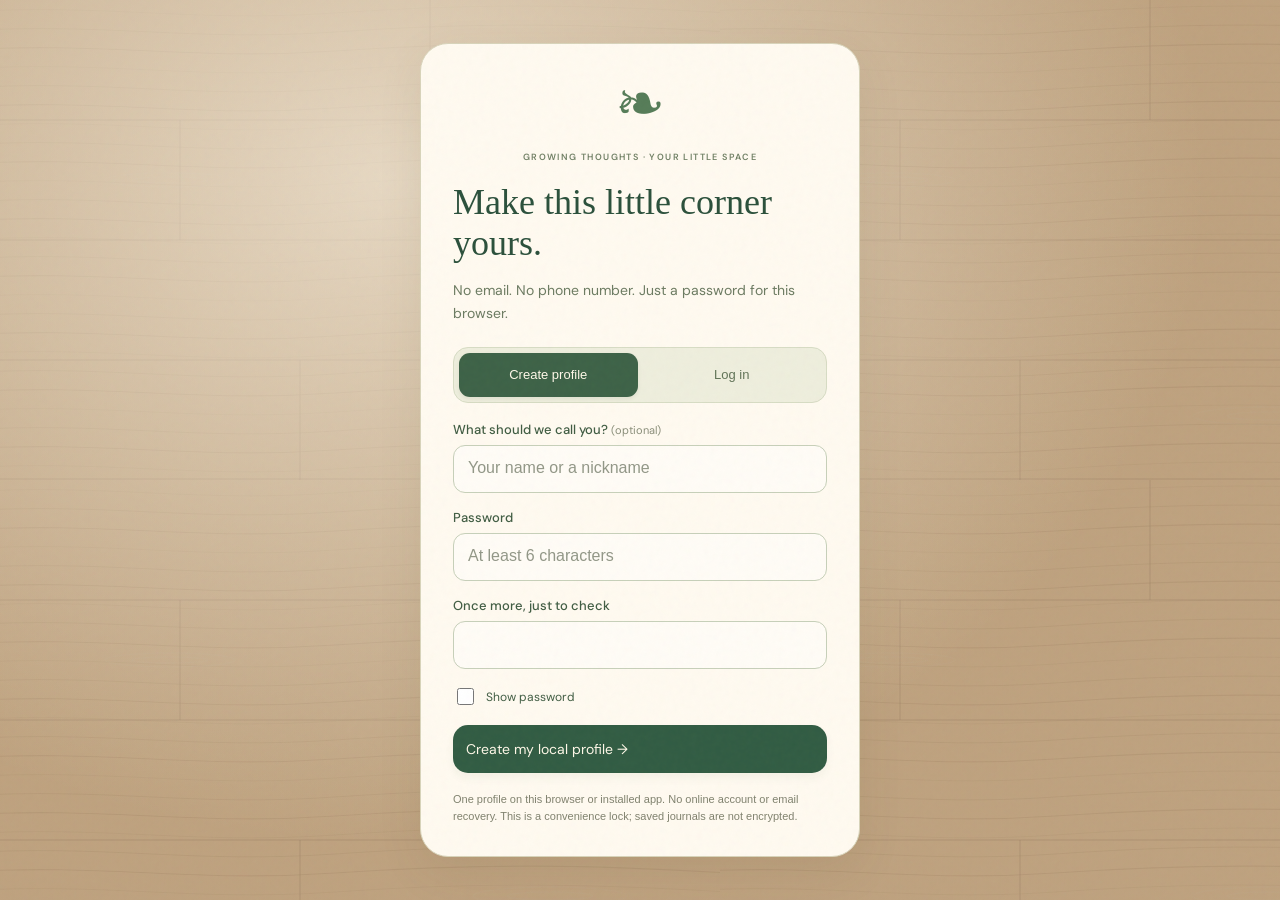
<file: index.html>
<!doctype html><html lang="en"><head><meta charset="utf-8"><meta name="viewport" content="width=device-width,initial-scale=1"><meta name="theme-color" content="#244f3c"><link rel="manifest" href="manifest.webmanifest"><link rel="apple-touch-icon" href="icon-192.png"><meta name="apple-mobile-web-app-capable" content="yes"><title>Growing Thoughts</title><link rel="stylesheet" href="style.css"><link rel="stylesheet" href="rooms.css"><link rel="stylesheet" href="profile.css"><link rel="stylesheet" href="growth-journal.css"></head><body class="profile-locked"><section id="profileGate" class="profile-gate" aria-labelledby="profileGateTitle"><div class="profile-card"><div class="profile-leaf" aria-hidden="true">❧</div><p class="eyebrow">GROWING THOUGHTS · YOUR LITTLE SPACE</p><h1 id="profileGateTitle">Make this little corner yours.</h1><p id="profileGateIntro">No email. No phone number. Just a password for this browser.</p><div class="profile-modes" role="group" aria-label="Open your local profile"><button id="profileCreateMode" type="button" aria-pressed="true">Create profile</button><button id="profileLoginMode" type="button" aria-pressed="false">Log in</button></div><p id="profileModeNote" class="profile-mode-note" role="status" hidden></p><button id="profileSwitchMode" type="button" class="secondary" hidden></button><form id="profileForm"><label id="profileNameField" for="profileName">What should we call you? <span>(optional)</span><input id="profileName" name="nickname" maxlength="32" autocomplete="nickname" placeholder="Your name or a nickname"></label><label for="profilePassword">Password<input id="profilePassword" name="password" type="password" required minlength="6" maxlength="128" autocomplete="new-password" placeholder="At least 6 characters"></label><label id="profileConfirmField" for="profileConfirm">Once more, just to check<input id="profileConfirm" name="confirmation" type="password" required minlength="6" maxlength="128" autocomplete="new-password"></label><label class="profile-show"><input id="profileShowPassword" type="checkbox"> Show password</label><p id="profileError" class="profile-error" role="alert"></p><button id="profileSubmit" type="submit" class="primary">Create my local profile →</button></form><button id="profileFallback" class="quiet" hidden>Continue without a profile</button><p class="profile-note">One profile on this browser or installed app. No online account or email recovery. This is a convenience lock; saved journals are not encrypted.</p></div></section><noscript><p class="profile-no-script">Growing Thoughts needs JavaScript to open your local profile and plants. Please enable JavaScript in your browser.</p></noscript><div class="grain"></div><header><div class="brand-area"><a class="brand" href="./"><svg class="brand-leaf" viewBox="0 0 80 92" aria-hidden="true" focusable="false"><path fill="currentColor" fill-rule="evenodd" d="M39 81C24 78 11 68 7 57Q5 51 8 48L29 62Q33 62 29 58L3 38Q1 28 7 22L29 43Q33 45 30 39L10 14Q19 3 30 9L39 25Q44 5 57 5L49 31Q48 36 52 32L68 12Q77 17 77 27L54 45Q50 49 55 47L79 36Q82 46 75 54L53 62Q49 66 55 65L70 61Q64 75 43 81L45 90H39ZM31 23a3 6 0 1 0 0 12a3 6 0 1 0 0-12ZM48 51a3 5 0 1 0 0 10a3 5 0 1 0 0-10Z"/><path d="M40 78Q43 53 39 25" fill="none" stroke="#f6f4ed" stroke-width="1.5"/></svg> GROWING THOUGHTS</a><details class="about-menu" id="aboutMenu"><summary>More info <span aria-hidden="true">⌄</span></summary><div class="about-dropdown"><section class="intro botanical-intro"><div class="hero-leaves hero-leaves-left" aria-hidden="true"><svg viewBox="0 0 150 300" fill="none" xmlns="http://www.w3.org/2000/svg"><path d="M22 298C110 207 25 129 117 5" stroke="#667951" stroke-width="2"/><g transform="translate(36 263) rotate(-35)"><path d="M0 0C-43-5-48-32-44-47C-17-45 0-22 0 0Z" fill="#6b805a"/><path d="M-3-4L-36-38" stroke="#e8dfc9" stroke-width="1.3"/><path d="M2 0C38-4 43-28 39-41C15-39 0-18 2 0Z" fill="#849369"/><path d="M5-4L32-33" stroke="#e8dfc9" stroke-width="1.3"/></g><g transform="translate(65 227) rotate(30)"><path d="M0 0C-43-5-48-32-44-47C-17-45 0-22 0 0Z" fill="#6b805a"/><path d="M-3-4L-36-38" stroke="#e8dfc9" stroke-width="1.3"/><path d="M2 0C38-4 43-28 39-41C15-39 0-18 2 0Z" fill="#849369"/><path d="M5-4L32-33" stroke="#e8dfc9" stroke-width="1.3"/></g><g transform="translate(63 190) rotate(-35)"><path d="M0 0C-43-5-48-32-44-47C-17-45 0-22 0 0Z" fill="#6b805a"/><path d="M-3-4L-36-38" stroke="#e8dfc9" stroke-width="1.3"/><path d="M2 0C38-4 43-28 39-41C15-39 0-18 2 0Z" fill="#849369"/><path d="M5-4L32-33" stroke="#e8dfc9" stroke-width="1.3"/></g><g transform="translate(65 151) rotate(30)"><path d="M0 0C-43-5-48-32-44-47C-17-45 0-22 0 0Z" fill="#6b805a"/><path d="M-3-4L-36-38" stroke="#e8dfc9" stroke-width="1.3"/><path d="M2 0C38-4 43-28 39-41C15-39 0-18 2 0Z" fill="#849369"/><path d="M5-4L32-33" stroke="#e8dfc9" stroke-width="1.3"/></g><g transform="translate(77 115) rotate(-35)"><path d="M0 0C-43-5-48-32-44-47C-17-45 0-22 0 0Z" fill="#6b805a"/><path d="M-3-4L-36-38" stroke="#e8dfc9" stroke-width="1.3"/><path d="M2 0C38-4 43-28 39-41C15-39 0-18 2 0Z" fill="#849369"/><path d="M5-4L32-33" stroke="#e8dfc9" stroke-width="1.3"/></g><g transform="translate(92 75) rotate(30)"><path d="M0 0C-43-5-48-32-44-47C-17-45 0-22 0 0Z" fill="#6b805a"/><path d="M-3-4L-36-38" stroke="#e8dfc9" stroke-width="1.3"/><path d="M2 0C38-4 43-28 39-41C15-39 0-18 2 0Z" fill="#849369"/><path d="M5-4L32-33" stroke="#e8dfc9" stroke-width="1.3"/></g><g transform="translate(110 37) rotate(-25)"><path d="M0 0C-43-5-48-32-44-47C-17-45 0-22 0 0Z" fill="#6b805a"/><path d="M-3-4L-36-38" stroke="#e8dfc9" stroke-width="1.3"/><path d="M2 0C38-4 43-28 39-41C15-39 0-18 2 0Z" fill="#849369"/><path d="M5-4L32-33" stroke="#e8dfc9" stroke-width="1.3"/></g></svg></div><div class="hero-leaves hero-leaves-right" aria-hidden="true"><svg viewBox="0 0 150 300" fill="none" xmlns="http://www.w3.org/2000/svg"><path d="M22 298C110 207 25 129 117 5" stroke="#667951" stroke-width="2"/><g transform="translate(36 263) rotate(-35)"><path d="M0 0C-43-5-48-32-44-47C-17-45 0-22 0 0Z" fill="#6b805a"/><path d="M-3-4L-36-38" stroke="#e8dfc9" stroke-width="1.3"/><path d="M2 0C38-4 43-28 39-41C15-39 0-18 2 0Z" fill="#849369"/><path d="M5-4L32-33" stroke="#e8dfc9" stroke-width="1.3"/></g><g transform="translate(65 227) rotate(30)"><path d="M0 0C-43-5-48-32-44-47C-17-45 0-22 0 0Z" fill="#6b805a"/><path d="M-3-4L-36-38" stroke="#e8dfc9" stroke-width="1.3"/><path d="M2 0C38-4 43-28 39-41C15-39 0-18 2 0Z" fill="#849369"/><path d="M5-4L32-33" stroke="#e8dfc9" stroke-width="1.3"/></g><g transform="translate(63 190) rotate(-35)"><path d="M0 0C-43-5-48-32-44-47C-17-45 0-22 0 0Z" fill="#6b805a"/><path d="M-3-4L-36-38" stroke="#e8dfc9" stroke-width="1.3"/><path d="M2 0C38-4 43-28 39-41C15-39 0-18 2 0Z" fill="#849369"/><path d="M5-4L32-33" stroke="#e8dfc9" stroke-width="1.3"/></g><g transform="translate(65 151) rotate(30)"><path d="M0 0C-43-5-48-32-44-47C-17-45 0-22 0 0Z" fill="#6b805a"/><path d="M-3-4L-36-38" stroke="#e8dfc9" stroke-width="1.3"/><path d="M2 0C38-4 43-28 39-41C15-39 0-18 2 0Z" fill="#849369"/><path d="M5-4L32-33" stroke="#e8dfc9" stroke-width="1.3"/></g><g transform="translate(77 115) rotate(-35)"><path d="M0 0C-43-5-48-32-44-47C-17-45 0-22 0 0Z" fill="#6b805a"/><path d="M-3-4L-36-38" stroke="#e8dfc9" stroke-width="1.3"/><path d="M2 0C38-4 43-28 39-41C15-39 0-18 2 0Z" fill="#849369"/><path d="M5-4L32-33" stroke="#e8dfc9" stroke-width="1.3"/></g><g transform="translate(92 75) rotate(30)"><path d="M0 0C-43-5-48-32-44-47C-17-45 0-22 0 0Z" fill="#6b805a"/><path d="M-3-4L-36-38" stroke="#e8dfc9" stroke-width="1.3"/><path d="M2 0C38-4 43-28 39-41C15-39 0-18 2 0Z" fill="#849369"/><path d="M5-4L32-33" stroke="#e8dfc9" stroke-width="1.3"/></g><g transform="translate(110 37) rotate(-25)"><path d="M0 0C-43-5-48-32-44-47C-17-45 0-22 0 0Z" fill="#6b805a"/><path d="M-3-4L-36-38" stroke="#e8dfc9" stroke-width="1.3"/><path d="M2 0C38-4 43-28 39-41C15-39 0-18 2 0Z" fill="#849369"/><path d="M5-4L32-33" stroke="#e8dfc9" stroke-width="1.3"/></g></svg></div><div class="hero-vignette" aria-hidden="true"><svg viewBox="0 0 360 180" xmlns="http://www.w3.org/2000/svg"><defs><clipPath id="heroOval"><ellipse cx="180" cy="90" rx="169" ry="78"/></clipPath></defs><ellipse cx="180" cy="90" rx="178" ry="87" fill="none" stroke="#43533a" stroke-width="1.5"/><ellipse cx="180" cy="90" rx="173" ry="82" fill="#e6d5ad" stroke="#43533a"/><g clip-path="url(#heroOval)"><path fill="#e5d7b9" d="M0 0H360V180H0z"/><path d="M95 147V33Q180-20 265 33V147Z" fill="#b8c5a0" stroke="#53634a" stroke-width="3"/><path d="M180 0V147M95 64H265M95 108H265M137 10V147M223 10V147" stroke="#748263" stroke-width="2"/><circle cx="227" cy="37" r="17" fill="#f4e6b7"/><path d="M0 147H360V180H0z" fill="#b78e69"/><path d="M0 162H360" stroke="#8e6a51"/><path d="M64 126H297V135H64z" fill="#845e46"/><path d="M78 134V169M280 134V169" stroke="#845e46" stroke-width="6"/><path d="M111 102H143L138 126H117Z" fill="#b36f50"/><path d="M127 102V60" stroke="#435f3b" stroke-width="3"/><path d="M127 87Q96 88 100 64Q125 65 127 87M128 73Q150 74 153 49Q126 47 128 73" fill="#527449"/><path d="M170 101H208L201 126H177Z" fill="#e6c899"/><path d="M188 103V65M188 88L174 76M188 80L204 64" stroke="#405d39" stroke-width="3"/><ellipse cx="170" cy="71" rx="12" ry="18" fill="#6c8652" transform="rotate(-30 170 71)"/><ellipse cx="205" cy="59" rx="13" ry="20" fill="#466b43" transform="rotate(30 205 59)"/><ellipse cx="188" cy="54" rx="11" ry="18" fill="#839761"/><path d="M237 107H262L258 126H241Z" fill="#9c746e"/><path d="M248 107Q226 67 237 59Q253 71 248 107M249 107Q249 60 261 61Q268 80 249 107" fill="#587549"/><path d="M35 0V57M19 58H52L46 76H25Z" stroke="#705f44" fill="#bd9367"/><path d="M35 58Q10 39 19 28Q34 29 35 58M35 58Q53 31 60 36Q63 49 35 58" fill="#647e4d"/><path d="M304 0V43M291 44H319L313 61H297Z" stroke="#705f44" fill="#bb805d"/><path d="M303 44Q282 26 289 18Q304 22 303 44M305 44Q321 19 329 26Q328 40 305 44" fill="#657b4c"/><path d="M199 111h3m-23 0h3" stroke="#9c805e" stroke-width="2"/></g></svg></div><div class="eyebrow">A LITTLE SPACE FOR YOU TO GROW</div><h1>Good things start<br>with a <em>small thought.</em></h1><p>Set down what’s on your mind. Find one gentle next step.<br>Let something beautiful grow from here.</p><div class="hero-flourish"><span aria-hidden="true">❧</span><span>grow at your own pace</span><span aria-hidden="true">❧</span></div></section></div></details></div><div class="header-tools"><button id="profileButton" class="quiet" aria-haspopup="dialog" hidden>My profile</button><button id="installApp" class="quiet">Install app</button><button id="plusInfo" class="quiet">✧ Plus</button><button id="openShop" class="coin-button" aria-label="Open Leaf Coin shop">❧ <span id="coinBalance">0</span></button><button id="motion" class="quiet" aria-pressed="false">Reduce motion</button></div></header><main><div class="growth-tools"><p id="profileWelcome" class="profile-welcome"></p><button id="openGrowthTimeline" class="timeline-link" aria-haspopup="dialog">❧ My growth timeline</button></div><div class="view-tabs" role="tablist" aria-label="Your garden space"><button id="reflectTab" role="tab" aria-selected="true" aria-controls="reflectPanel">♡ Reflect & grow</button><button id="shelfTab" role="tab" aria-selected="false" aria-controls="shelfPanel" tabindex="-1">♧ My plant shelves</button></div><div class="home-access"><button id="openHomeMap" aria-haspopup="dialog">⌂ My home map</button><span id="currentHomeLabel">Cozy home</span></div><div id="reflectPanel" role="tabpanel" aria-labelledby="reflectTab"><div class="workspace"><section class="garden" aria-label="Your reflection garden"><div class="garden-top"><span class="pill">✧ YOUR LITTLE GREENHOUSE</span><span id="season">A fresh beginning</span></div><div class="plant-stage"><aside class="pot-sidebar" aria-label="Change pot style"><span class="eyebrow">POT STUDIO</span><div id="quickPots"></div><span id="potStatus" role="status">Pick a little personality.</span></aside><div class="glass"><div class="arch"></div><div class="window-line one"></div><div class="window-line two"></div><div class="halo"></div><div class="stars"><i></i><i></i><i></i><i></i><i></i><i></i></div><div id="plant" class="plant-art"></div><div class="soil"></div></div></div><div class="garden-bottom"><div><span id="count">0</span> <span class="muted">of 7 reflections · <span id="plantName">Monstera</span></span></div><div class="growth-track"><div id="growthBar"></div></div><button id="choosePlant" class="garden-button">Choose my first plant & pot ✧</button><p id="gardenMessage">You don’t have to bloom all at once.</p></div></section><section class="journal"><section class="pocket-companion" aria-label="Your prompt and growing plant"><div class="pocket-topic"><label for="pocketTopic">Today’s focus</label><select id="pocketTopic"><option value="self">♡ Self-worth</option><option value="goals">☀ Little goals</option><option value="release">≈ Letting go</option><option value="gratitude">✿ Gratitude</option><option value="feelings">☾ Check-in</option><option value="connection">♡ Connection</option></select></div><div class="pocket-prompt"><span class="eyebrow">PLANT A LITTLE THOUGHT</span><p id="pocketPrompt"></p><button id="pocketShuffle" aria-label="Try another reflection prompt">↻ New prompt</button></div><div class="pocket-plant"><div id="pocketArt"></div><span id="pocketGrowth" role="status"></span><button id="pocketCustomize" aria-expanded="false">Pot &amp; plant ✧</button></div></section><div class="steps"><span id="step1" class="active">01 · REFLECT</span><span id="step2">02 · GROW</span><span id="step3">03 · KEEP</span></div><div id="editor"><p id="activePlantPurpose" class="active-purpose" hidden></p><fieldset class="mood-check"><legend>How are you arriving today? <span>Optional</span></legend><div id="moodBeforeChoices" class="mood-choices"></div><p>A feeling is a check-in, never a score.</p></fieldset><h2>What needs a little care?</h2><p class="support">Choose a corner of your mind to tend to.</p><div class="topics" role="group" aria-label="Reflection topic"><button data-topic="self" aria-pressed="true" class="selected">♡ Self-worth</button><button data-topic="goals" aria-pressed="false">☀ Little goals</button><button data-topic="release" aria-pressed="false">≈ Letting go</button><button data-topic="gratitude" aria-pressed="false">✿ Gratitude</button><button data-topic="feelings" aria-pressed="false">☾ Check-in</button><button data-topic="connection" aria-pressed="false">♡ Connection</button></div><div class="prompt-card"><div class="eyebrow">YOUR SEED OF THOUGHT <button id="shuffle" aria-label="Try another reflection prompt">↻</button></div><h3 id="prompt"></h3></div><label for="reflection">Make a little room for your thoughts</label><textarea id="reflection" maxlength="3000" placeholder="There’s no perfect answer. Start wherever you are…"></textarea><div class="field-footer"><span>Just for you. No right or wrong answers.</span><span id="chars">0 / 3000</span></div><label for="action">One small thing I can do next</label><input id="action" maxlength="180" placeholder="For example, take my tea outside for five minutes."><p id="error" role="alert"></p><button id="grow" class="primary">Plant this thought <span>↗</span></button><p class="privacy">⌑ Planted entries save on this browser with dates. Drafts stay in this tab.</p></div><div id="result" hidden><p id="earnNotice" class="earn-notice" role="status"></p><div class="eyebrow">A SMALL STEP IS STILL A STEP</div><h2>You planted<br>something good.</h2><p class="support">You made space for yourself. That counts.</p><article class="keepsake"><span class="eyebrow" id="cardTopic"></span><h3>My next little step</h3><p id="cardAction"></p><span id="cardDate"></span></article><fieldset class="mood-check mood-after"><legend>How do you feel after writing? <span>Optional</span></legend><div id="moodAfterChoices" class="mood-choices"></div><p id="moodAfterStatus" role="status">You can skip this or feel exactly the same.</p></fieldset><button class="primary" id="download">Download my reflection <span>↓</span></button><button class="primary reward-button" id="reward" hidden>✧ Choose your next plant & pot</button><button class="secondary" id="again">Tend to another thought ↗</button><p class="privacy">Your download includes the prompt, reflection, and next step.</p></div></section></div></div><section id="shelfPanel" role="tabpanel" aria-labelledby="shelfTab" hidden><button id="roomAddPlant" class="secondary">＋ Bring home another plant · no waiting required</button><div class="room-heading"><div><span class="eyebrow">YOUR COZY LITTLE CORNER</span><h2 id="roomHeading">A room full of growth.</h2><p id="roomCount"></p></div><label for="roomFilter">Show plants <select id="roomFilter"><option value="all">All plants</option></select></label></div><div id="decorHome"><details class="decor-studio" open><summary>✧ Make yourself at home <span>Decorate your little plant room</span></summary><label class="room-name-field" for="roomNickname">Name this room<input id="roomNickname" maxlength="28" placeholder="Your little corner"></label><div id="decorControls" class="decor-controls"></div><p id="decorStatus" role="status">Your own cozy corner, just how you like it.</p></details></div><button id="customizeRoom" class="mobile-customize" aria-haspopup="dialog">✧ Customize your room</button><p id="roomWorldStatus" class="room-world-status" role="status"></p><div class="room-atmosphere"><span id="roomCollectionLabel">YOUR COZY LITTLE CORNER</span><label for="roomMood">Atmosphere <select id="roomMood"></select></label><button id="roomSprinkle" hidden>♧ Gentle sprinkle</button><button id="roomVent" aria-pressed="false" hidden>Open roof vent</button></div><div id="moveToolbar" class="move-toolbar" hidden><div><strong id="moveTitle"></strong><p>Tap a highlighted spot. Occupied spots swap plants.</p></div><button id="cancelPlantMove" type="button">Cancel move</button></div><p id="plantMoveStatus" class="plant-move-status" role="status"></p><div class="plant-room" id="plantRoom"><div class="world-backdrop" aria-hidden="true"></div><div class="world-weather" aria-hidden="true"></div><div class="world-stars" aria-hidden="true"></div><div class="world-butterfly" aria-hidden="true">ʚɞ</div><div class="world-vent" aria-hidden="true"></div><span id="roomNameplate" class="room-nameplate"></span><div class="scene-floor" aria-hidden="true"></div><button id="sceneFocus" class="scene-focus" aria-label="View your current plant’s progress and history"><span class="scene-focus-art" id="sceneFocusArt"></span><span class="scene-focus-label"><small>YOUR LITTLE COMPANION</small><strong id="sceneFocusName"></strong><span id="sceneFocusProgress"></span></span></button><p class="scene-hint">Tap a plant to revisit your thoughts</p><div class="room-fairy-lights" id="roomLights" aria-hidden="true"></div><div class="room-hanging" id="roomHanging" aria-hidden="true"></div><div class="room-wall-art" id="roomWallArt" aria-hidden="true"></div><div class="room-cozy-extra" id="roomExtra" aria-hidden="true"></div><div class="room-window" aria-hidden="true"><span></span><div id="roomCurtains" class="room-curtains" aria-hidden="true"><i></i><i></i></div></div><div class="room-caption">a little sunlight. a little self-love.</div><div id="plantMoveTargets" aria-label="Choose a plant position"></div><div id="displayFurniture" aria-hidden="true"></div><div id="livingHanging" aria-label="Your hanging plants"></div><div id="roomShelves"></div><p id="roomEmpty" class="room-empty">Your shelves are ready for their first plant.<br>Complete seven reflections to bring it home.</p><div class="room-rug" aria-hidden="true"></div></div><nav id="displayPager" class="display-pager" aria-label="More plant arrangements" hidden><button id="displayPrev" aria-label="Previous arrangement">← Previous</button><span id="displayPageLabel" role="status"></span><button id="displayNext" aria-label="Next arrangement">Next →</button></nav><button id="backToGrow" class="secondary">← Back to my reflection</button></section><footer><span>Grow at your own pace.</span><span>A reflection space for students · Built with AI assistance</span><button id="clear" class="quiet">Clear draft</button></footer></main><p id="storageNote" class="storage-note" role="status">Plants and planted entries save only on this browser and device. Clearing browser data removes them. Download reflections for a backup.</p><dialog id="homeMapDialog" aria-labelledby="homeMapTitle"><div class="picker-head"><div><span class="eyebrow">YOUR WORLD, A LITTLE MORE GROWN</span><h2 id="homeMapTitle">A place for every phase.</h2></div><button id="closeHomeMap" aria-label="Close home map">×</button></div><p class="map-explainer">Follow the garden path. Open a new door. Make yourself at home.</p><div class="home-map"><svg class="map-trail" viewBox="0 0 900 600" preserveAspectRatio="none" aria-hidden="true"><path d="M130 490C20 290 420 580 450 300S780 420 780 120" fill="none" stroke="#f7e8c5" stroke-width="30" stroke-linecap="round"/><path d="M130 490C20 290 420 580 450 300S780 420 780 120" fill="none" stroke="#bcaa7f" stroke-width="2" stroke-dasharray="2 13" stroke-linecap="round"/></svg><div id="mapLocations" class="map-locations"></div></div><p id="homeMapStatus" role="status"></p><p class="map-preview-note">Plus room preview · Unlocking here is free for this prototype. No subscription or payment is started. Saves on this browser only.</p></dialog><dialog id="roomStudio" aria-labelledby="roomStudioTitle"><div class="picker-head"><h2 id="roomStudioTitle">Make yourself at home</h2><button id="closeRoomStudio" aria-label="Close room customization">×</button></div><div id="roomStudioControls"></div><button id="doneRoomStudio" class="primary">Done decorating ✓</button></dialog><dialog id="picker"><div class="picker-head"><span class="eyebrow">THE POTTING BENCH</span><button id="closePicker" aria-label="Close plant picker">×</button></div><div class="picker-layout"><div class="picker-preview"><div id="previewArt"></div><h2 id="previewName"></h2><p id="previewNote"></p></div><div><h2 id="pickerTitle">A new beginning.</h2><p class="support">Your current plant stays on its shelf. Choose any new companion and come back to tend either one.</p><div id="pickerPlantStep"><h3 class="choice-label" tabindex="-1" id="plantStepHeading">01 · CHOOSE YOUR HOUSEPLANT</h3><label for="plantSearch">Find your next plant (38 varieties)</label><input id="plantSearch" type="search" placeholder="Try Monstera, Albo, Princess…"><div id="speciesChoices" class="choice-grid"></div><button id="pickerNext" class="primary picker-mobile">Next · choose a pot →</button></div><div id="pickerPotStep"><button id="pickerBack" class="quiet picker-mobile">← Back to plants</button><h3 class="choice-label" tabindex="-1" id="potStepHeading">02 · FIND ITS PERFECT POT</h3><p id="pickedPlantSummary" class="picker-mobile"></p><fieldset class="plant-personality"><legend>A little meaning <span>Optional</span></legend><label for="newPlantNickname">Name your plant<input id="newPlantNickname" maxlength="32" placeholder="For example, Little Fernie"></label><label for="newPlantPurpose">What is this plant growing for?<input id="newPlantPurpose" maxlength="120" list="plantPurposeSuggestions" placeholder="Self-love, a goal, or a new chapter"></label><p>You can add or change these later.</p></fieldset><div id="potChoices" class="choice-grid"></div><button id="confirmPlant" class="primary">Bring this plant home ↗</button></div><section id="pickerPlacementStep"><button id="placementBack" class="quiet">← Back to pots</button><h3 id="placementHeading" class="choice-label" tabindex="-1">03 · WHERE WILL IT GROW?</h3><p>This trailing plant is happy on a shelf or hanging in your room.</p><div id="placementPreview"></div><div class="placement-choices"><button data-placement="shelf" aria-pressed="true">▤ On the shelf</button><button data-placement="hanging" aria-pressed="false">♧ Hanging planter</button></div><button id="finishPlant" class="primary">Bring this plant home ↗</button></section></div></div></dialog><dialog id="leafShop" aria-labelledby="shopTitle"><div class="picker-head"><span class="eyebrow">THE LITTLE LEAF MARKET</span><button id="closeShop" aria-label="Close shop">×</button></div><h2 id="shopTitle">Little treasures, grown by you.</h2><p>Earn 10 Leaf Coins whenever you plant a reflection. Spend them on things that make your corner feel like home.</p><p class="shop-wallet">❧ <strong id="shopBalance">0</strong> Leaf Coins</p><label for="shopCategory">Browse <select id="shopCategory"><option value="all">Everything</option><option value="pot">Pots</option><option value="room">Room decor</option><option value="display">Plant displays</option></select></label><p id="shopStatus" role="status"></p><div id="shopItems" class="shop-grid"></div><p class="privacy">Earned coins only. This prototype saves coins and unlocks on this browser. No payments.</p></dialog><dialog id="plusDialog" aria-labelledby="plusTitle"><div class="picker-head"><span class="eyebrow">GROWING THOUGHTS PLUS · CONCEPT</span><button id="closePlus" aria-label="Close Plus information">×</button></div><h2 id="plusTitle">A little more room to grow.</h2><p>Journaling, plants, dated history, Leaf Coins, and the earned-coin shop stay free.</p><div class="plus-card"><h3>Ideas for a future Plus membership</h3><ul><li>Seasonal decor collections and artist-designed pots</li><li>The Glasshouse and Desert Sunset Retreat, each with its own plants and decor</li><li>Guided reflection journeys and richer journal exports</li><li>Optional cross-device backup</li></ul></div><button id="plusMapPreview" class="secondary">Explore the room map · free preview ↗</button><p>Plus is not available to purchase yet. Pricing and final features are still being planned.</p></dialog><dialog id="installDialog" aria-labelledby="installTitle"><div class="picker-head"><span class="eyebrow">YOUR LITTLE POCKET GARDEN</span><button id="closeInstall" aria-label="Close installation help">×</button></div><h2 id="installTitle">Take Growing Thoughts with you.</h2><p id="installHelp">On iPhone or iPad, open this site in Safari, choose Share, then Add to Home Screen. On Android or desktop, look for Install app in your browser menu.</p><p>Plants and entries are stored locally. An installed app or another browser may have separate storage. Download anything important before switching.</p></dialog><dialog id="plantHistory" aria-labelledby="historyTitle"><div class="picker-head"><span class="eyebrow">A LITTLE HISTORY OF YOUR GROWTH</span><button id="closeHistory" aria-label="Close plant history">×</button></div><div class="history-overview"><div id="historyArt"></div><div><h2 id="historyTitle"></h2><p id="historySummary"></p><progress id="historyProgress" max="7" value="0" aria-label="Plant growth"></progress><button id="historyTend" class="secondary">Tend this plant ↗</button></div></div><label id="historyPlacementLabel" for="historyPlacement" hidden>Display this plant <select id="historyPlacement"><option value="shelf">Style it for me</option><option value="shelf-only">Shelf or ledge</option><option value="floor">Floor or low stand</option><option id="historyHangingOption" value="hanging">Hanging planter</option></select></label><p id="historySpecies" class="history-species"></p><details class="plant-identity-details"><summary>Name &amp; purpose</summary><form id="plantIdentityForm" class="plant-personality"><label for="historyNickname">Name your plant <span>(optional)</span><input id="historyNickname" maxlength="32" placeholder="A nickname just for this plant"></label><label for="historyPurpose">What is this plant growing for?<input id="historyPurpose" maxlength="120" list="plantPurposeSuggestions" placeholder="A part of life you want to tend"></label><button class="secondary" type="submit">Save name & purpose</button><p id="plantIdentityStatus" role="status"></p></form></details><button id="historyMove" class="secondary" type="button">✧ Move this plant</button><p id="historyLegacy" class="history-note" hidden></p><h3>Your reflections</h3><p id="historyEmpty">No saved entries yet. Your next planted thought will appear here with its date.</p><div id="historyList"></div><p class="history-note">Saved on this browser only. Anyone using this browser profile can view these entries.</p><button id="deleteHistory" class="quiet">Delete this plant’s saved entries</button></dialog><dialog id="profileSettings" aria-labelledby="profileSettingsTitle"><div class="picker-head"><h2 id="profileSettingsTitle">Your little profile</h2><button id="profileClose" aria-label="Close profile settings">×</button></div><form id="profileNameForm"><label for="profileNickname">Your name or nickname<input id="profileNickname" maxlength="32" autocomplete="nickname"></label><button class="secondary" type="submit">Save name</button></form><details class="profile-change"><summary>Change password</summary><form id="profilePasswordForm"><label for="profileCurrentPassword">Current password<input id="profileCurrentPassword" type="password" required maxlength="128" autocomplete="current-password"></label><label for="profileNewPassword">New password<input id="profileNewPassword" type="password" required minlength="6" maxlength="128" autocomplete="new-password"></label><label for="profileRepeatPassword">Repeat new password<input id="profileRepeatPassword" type="password" required minlength="6" maxlength="128" autocomplete="new-password"></label><button id="profileChangePassword" class="secondary" type="submit">Update password</button></form></details><p id="profileSettingsStatus" role="status"></p><button id="profileLock" class="primary">Lock my growing space</button><p class="profile-note">Your password opens this browser’s profile only. Reloading locks it again. There is no email recovery, so keep your password somewhere you can find it. Journals remain stored on this device without encryption.</p></dialog><datalist id="plantPurposeSuggestions"><option value="Self-love"></option><option value="Relationships"></option><option value="Letting go"></option><option value="Grief & healing"></option><option value="A little goal"></option><option value="Finding calm"></option><option value="A new chapter"></option></datalist><dialog id="growthTimeline" aria-labelledby="growthTimelineTitle"><div class="picker-head"><div><span class="eyebrow">ONE LITTLE THOUGHT AT A TIME</span><h2 id="growthTimelineTitle">Look how you’ve grown.</h2></div><button id="closeGrowthTimeline" aria-label="Close growth timeline">×</button></div><p class="timeline-intro">Your plants, moments of care, and chapters grown. A story at your pace.</p><div class="timeline-filters"><label for="timelineKind">Show<select id="timelineKind"><option value="all">Everything</option><option value="milestones">Plant milestones</option><option value="reflection">Reflections</option></select></label><label for="timelineRoom">Room<select id="timelineRoom"><option value="all">Your whole home</option><option value="home">Cozy home</option><option value="glasshouse">Glasshouse</option><option value="desert">Desert retreat</option></select></label></div><p id="timelineSummary" role="status"></p><p id="timelineLegacy" class="history-note" hidden>Some earlier growth predates saved dates. Those milestones are kept in each plant’s progress rather than given an invented date.</p><div id="timelineEvents" class="timeline-events"></div><p id="timelineEmpty" hidden>Your story has room to grow. 1. Ready to begin? Close this window, choose Reflect & grow, and plant your first thought. Your progress will appear here.</p><button id="timelineMore" class="secondary" hidden>Show earlier moments</button></dialog><script src="about.js"></script><script src="profile-model.js"></script><script src="profile.js"></script><script src="economy.js"></script><script src="habitat-art.js"></script><script src="botanical-art.js"></script><script src="garden.js"></script><script src="logic.js"></script><script src="rooms-model.js"></script><script src="room-display.js"></script><script src="growth-journal.js"></script><script src="app.js"></script><script src="room-decor.js"></script><script src="shop-ui.js"></script><script src="rooms-ui.js"></script><script src="growth-ui.js"></script><script src="install.js"></script></body></html>
</file>
<file: style.css>
@import url('https://fonts.googleapis.com/css2?family=DM+Sans:wght@400;500;600;700&family=Playfair+Display:ital,wght@0,400;0,500;1,400&display=swap');
:root{color-scheme:light;--ink:#233d32;--green:#244f3c;--muted:#798176}*{box-sizing:border-box}body{margin:0;background:#f6f4ed;color:var(--ink);font-family:'DM Sans',sans-serif}.grain{position:fixed;inset:0;pointer-events:none;opacity:.12;background-image:url("data:image/svg+xml,%3Csvg viewBox='0 0 180 180' xmlns='http://www.w3.org/2000/svg'%3E%3Cfilter id='n'%3E%3CfeTurbulence type='fractalNoise' baseFrequency='.8' numOctaves='3' stitchTiles='stitch'/%3E%3C/filter%3E%3Crect width='100%25' height='100%25' opacity='.25' filter='url(%23n)'/%3E%3C/svg%3E");z-index:5}header{height:90px;margin:0 5%;display:flex;align-items:center;justify-content:space-between;border-bottom:1px solid #dedfd4}.brand{color:var(--ink);text-decoration:none;font-size:12px;letter-spacing:2px;font-weight:700;display:flex;align-items:center;gap:12px}.brand span{font-size:35px;font-weight:400}button{font:inherit;cursor:pointer;transition:background .2s,transform .2s}button:hover{transform:translateY(-2px)}button:focus-visible,a:focus-visible,input:focus-visible,textarea:focus-visible{outline:3px solid #bd8b45;outline-offset:4px}.quiet{background:none;border:0;color:#566a5c;font-size:12px;text-decoration:underline;text-underline-offset:5px}main{max-width:1240px;margin:auto;padding:0 35px}.intro{text-align:center;padding:45px 0 35px}.eyebrow{font-size:10px;letter-spacing:2px;font-weight:600}h1{font-family:'Playfair Display',Georgia,serif;font-weight:400;font-size:clamp(40px,4.4vw,64px);line-height:1.12;margin:17px 0}h1 em{color:#6a8557;font-weight:400}p{line-height:1.65}.intro p{font-size:13px;color:#778174}.workspace{display:grid;grid-template-columns:1fr 1fr;background:#fffdf7;border:1px solid #dedfd2;border-radius:22px;overflow:hidden;box-shadow:0 16px 50px #20362608}.garden{position:relative;background:radial-gradient(ellipse at 50% 40%,#355b47,#142f28 75%);color:#dfe8c9;padding:27px 30px;min-height:630px;display:flex;flex-direction:column;overflow:hidden}.garden-top{display:flex;justify-content:space-between;align-items:center;font-size:10px;color:#a9bca7;gap:15px}.pill{font-size:8px;letter-spacing:1.3px;border:1px solid #71876c;border-radius:20px;padding:9px 12px}.glass{position:relative;flex:1;min-height:420px;margin:30px 20px 0}.arch{position:absolute;inset:0 0 18px;border:1px solid #a1b48644;border-radius:180px 180px 0 0;background:linear-gradient(125deg,#c6d6a40c,transparent 55%,#c6d6a408)}.window-line{position:absolute;top:0;bottom:18px;left:50%;border-left:1px solid #a1b48630}.two{left:0;right:0;top:45%;bottom:auto;border:0;border-top:1px solid #a1b48630}.halo{position:absolute;width:220px;height:220px;background:#c8df8a;filter:blur(80px);opacity:.13;top:65px;left:calc(50% - 110px);animation:breathe 7s infinite alternate}#plant{position:relative;width:100%;height:430px;overflow:visible;filter:drop-shadow(0 10px 16px #0002);transform-origin:50% 85%;animation:sway 9s ease-in-out infinite}.garden-bottom{text-align:center;z-index:2}.garden-bottom div{font-size:12px}.garden-bottom #count{font-family:Georgia,serif;font-size:24px;margin-right:5px}.muted{color:#a9bca7}.garden-bottom p{font-family:Georgia,serif;font-style:italic;color:#d9e0bf;font-size:18px;margin-bottom:0}.journal{padding:32px 38px}.steps{display:flex;gap:24px;color:#9b9f91;font-size:9px;letter-spacing:1.2px;padding-bottom:24px;border-bottom:1px solid #e6e7dc;margin-bottom:26px}.steps .active{color:#2f593d}h2{font-family:'Playfair Display',Georgia,serif;font-weight:400;font-size:31px;margin:0 0 7px}.support{font-size:12px;color:#7c8274;margin:0 0 20px}.topics{display:flex;gap:8px;margin:18px 0}.topics button{border:1px solid #dfe2d3;color:#5d705a;background:transparent;padding:10px 12px;border-radius:30px;font-size:11px}.topics button.selected{background:#e7eddf;border-color:#a5b895;color:#244f3c}.prompt-card{background:#f0f2e8;padding:17px 20px;border-radius:12px;margin-bottom:20px}.prompt-card .eyebrow{display:flex;justify-content:space-between;align-items:center;color:#7e8e6b;font-size:8px}.prompt-card button{background:none;border:0;font-size:23px;color:#547346;padding:0 4px}.prompt-card h3{font-family:Georgia,serif;font-size:19px;font-weight:400;line-height:1.45;margin:8px 0 1px}label{display:block;font-size:11px;font-weight:600;margin:15px 0 9px}textarea,input{width:100%;background:#fffefb;border:1px solid #dedfd3;border-radius:9px;padding:13px;font:12px/1.6 'DM Sans',sans-serif;color:#304936}textarea{min-height:110px;resize:vertical}textarea::placeholder,input::placeholder{color:#929787}.field-footer{display:flex;justify-content:space-between;gap:12px;font-size:8px;color:#8b9184;margin-top:5px}.primary{border:0;background:#2c503b;color:#f5f5e8;border-radius:9px;padding:15px 18px;width:100%;text-align:left;font-size:12px;display:flex;justify-content:space-between;align-items:center;box-shadow:0 5px 10px #23462d0d}.primary:hover{background:#3b6348}.primary span{font-size:20px}.privacy{font-size:9px;color:#8c9383;text-align:center;margin:13px 0 0}#error{font-size:11px;color:#a04b38;margin:8px 0;min-height:16px}.keepsake{border:1px solid #d8dfc9;border-radius:14px;background:linear-gradient(140deg,#ecf0e1,#faf8ed);padding:28px;margin:30px 0}.keepsake h3{font-family:Georgia,serif;font-size:24px;font-weight:400}.keepsake p{overflow-wrap:anywhere;font-size:17px}.keepsake>span:last-child{font-size:10px;color:#78836b}.secondary{width:100%;padding:16px;background:none;border:1px solid #d8dfc9;border-radius:9px;margin-top:12px;color:#45603c;font-size:12px}footer{display:flex;justify-content:space-between;align-items:center;padding:25px 0 35px;color:#87907e;font-size:10px;gap:20px}footer>span:first-child{font-family:Georgia,serif;font-style:italic;font-size:16px}.stars i{position:absolute;width:3px;height:3px;background:#e4e3a5;border-radius:100%;box-shadow:0 0 12px 3px #dbd88044;animation:float 8s ease-in-out infinite;left:18%;top:30%}.stars i:nth-child(2){left:75%;top:20%;animation-delay:-2s}.stars i:nth-child(3){left:65%;top:60%;animation-delay:-4s}.stars i:nth-child(4){left:30%;top:65%;animation-delay:-1s}.stars i:nth-child(5){left:42%;top:15%;animation-delay:-5s}.stars i:nth-child(6){left:83%;top:45%;animation-delay:-3s}.new-leaf{transform-origin:210px 230px;animation:unfurl 1.5s ease-out both}#result{animation:appear .6s ease-out} [hidden]{display:none!important}@keyframes sway{50%{transform:rotate(1.5deg)}}@keyframes breathe{to{opacity:.24;transform:scale(1.2)}}@keyframes float{50%{transform:translate(10px,-20px);opacity:.2}}@keyframes unfurl{from{transform:scale(0);opacity:0}to{transform:scale(1);opacity:1}}@keyframes appear{from{opacity:0;transform:translateY(10px)}to{opacity:1;transform:none}}.reduced *{animation:none!important;transition:none!important}@media(prefers-reduced-motion:reduce){*{animation:none!important;transition:none!important}}@media(max-width:800px){main{padding:0 20px}.workspace{grid-template-columns:1fr}.garden{min-height:460px}.glass{min-height:280px;margin-top:15px}#plant{height:300px}.journal{padding:28px}.intro{padding:35px 0}.garden-bottom p{font-size:16px}footer{flex-wrap:wrap}header{height:75px}.brand{font-size:9px;letter-spacing:1px}.topics{flex-wrap:wrap}.steps{gap:18px}}
.nav-link{font-size:12px;color:#476448;text-decoration:none;border-bottom:1px solid #a7b39a;padding-bottom:4px}#plant.plant-art{height:430px}#plant svg{width:100%;height:100%}.growth-track{height:4px;background:#9bb88425;max-width:200px;margin:13px auto;border-radius:10px;overflow:hidden}#growthBar{height:100%;background:#c0d894;transition:width .8s;border-radius:10px}.garden-button{display:block;margin:15px auto 0;border:1px solid #94a77c77;background:#ccd99c12;color:#e2e9cb;border-radius:20px;padding:10px 18px;font-size:10px}.storage-note{text-align:center;font-size:10px;color:#7c8474;max-width:800px;margin:0 auto 25px;padding:0 20px}.reward-button{background:#876886;margin-top:12px}.plant-art .foliage{animation:appear 1s ease-out}.choice-label{font-size:9px;letter-spacing:1.5px;margin-top:25px;color:#7b866d}dialog{width:min(850px,95vw);max-height:90vh;border:1px solid #d3dbc4;border-radius:22px;padding:28px;background:#fbf9f1;color:#274431;box-shadow:0 25px 100px #0006}dialog::backdrop{background:#102e23bb;backdrop-filter:blur(8px)}.picker-head{display:flex;justify-content:space-between;align-items:center;margin-bottom:20px}.picker-head button{border:0;background:none;color:#55674b;font-size:28px}.picker-layout{display:grid;grid-template-columns:.85fr 1.15fr;gap:30px}.picker-preview{background:radial-gradient(ellipse,#45684e,#1d3a2d);border-radius:160px 160px 14px 14px;text-align:center;color:#f2efdc;padding:10px 15px 24px}.picker-preview svg{height:280px;width:100%}.picker-preview p{font-size:11px;color:#c0ccad}.picker-preview h2{font-size:27px}.choice-grid{display:grid;grid-template-columns:1fr 1fr;gap:8px}.choice-grid button{border:1px solid #dce0d1;background:#fffdf7;border-radius:10px;color:#546647;font-size:11px;padding:12px 8px;display:flex;align-items:center;gap:7px}.choice-grid button[aria-pressed=true]{border-color:#78945f;background:#e8eddf;box-shadow:inset 0 0 0 1px #78945f}.pot-swatch{display:inline-block;width:18px;height:18px;border-radius:4px 4px 8px 8px;flex-shrink:0}#confirmPlant{margin-top:25px}.collection-page{background:#f1f1e6}.collection-summary{display:flex;justify-content:center;gap:55px;padding:20px;border-top:1px solid #d6ddc9;border-bottom:1px solid #d6ddc9;margin:0 0 40px;font-size:11px;color:#77816c}.collection-summary strong{font:30px Georgia,serif;color:#3e5940;margin-right:7px}.collection-toolbar{display:flex;justify-content:space-between;align-items:center;margin-bottom:25px}.collection-toolbar h2{font-size:26px}.collection-toolbar label{font-size:11px}select{font:inherit;background:#fafaf2;border:1px solid #cdd6be;padding:9px;border-radius:9px;color:#476040}.shelves{display:grid;grid-template-columns:repeat(3,1fr);gap:32px 24px}.plant-trophy{position:relative;text-align:center;background:linear-gradient(#e2e8d7,#f9f8ee);border:1px solid #d8decd;border-bottom:9px solid #b99b7c;border-radius:100px 100px 8px 8px;padding:30px 15px 25px;box-shadow:0 14px 15px -12px #4d503b60;animation:appear .6s both}.plant-trophy svg{width:100%;height:250px;transition:transform .4s}.plant-trophy:hover svg{transform:translateY(-6px) rotate(-2deg)}.trophy-label{font-size:8px;letter-spacing:1.4px;color:#83916c}.plant-trophy h3{font:25px Georgia,serif;margin:0}.plant-trophy p{font-size:11px;color:#768366;margin:8px}.plant-trophy small{font-size:9px;color:#8c937f}.empty-garden{border:1px dashed #b7c3a4;border-radius:20px;text-align:center;padding:45px;margin-bottom:20px}.empty-garden>span{font-size:55px;color:#8ea779}.empty-garden p{font-size:13px;color:#718063}.button-link{display:inline-block;background:#345540;color:#f6f3e6;padding:13px 20px;border-radius:9px;text-decoration:none;font-size:12px}.current-plant{display:flex;align-items:center;gap:25px;background:#e4eadb;border-radius:20px;margin:45px 0 25px;padding:15px 35px}.current-plant svg{width:160px;height:190px}.current-plant p{font-size:12px;color:#78856c}@media(max-width:800px){#plant.plant-art{height:300px}header{gap:10px;flex-wrap:wrap;height:auto;min-height:85px;padding:12px 0}.nav-link{font-size:10px}.picker-layout{grid-template-columns:1fr}.picker-preview{display:none}.shelves{grid-template-columns:repeat(2,1fr)}.plant-trophy svg{height:200px}.collection-summary{gap:15px;flex-wrap:wrap}.collection-summary strong{font-size:23px}.current-plant{padding:15px;gap:5px}.current-plant svg{width:110px}.collection-toolbar{flex-wrap:wrap}.plant-trophy h3{font-size:20px}}@media(max-width:420px){.shelves{grid-template-columns:1fr}.plant-trophy svg{height:260px}}
/* Pot studio beside the plant, with collection navigation inside the green panel. */
.plant-stage{display:flex;align-items:center;flex:1;min-width:0;gap:8px}.plant-stage .glass{flex:1;min-width:0;margin-left:0;margin-right:0}.pot-sidebar{position:relative;z-index:2;flex:0 0 88px;border:1px solid #a1b48635;border-radius:17px;background:#102c234f;padding:14px 7px;text-align:center;margin-top:20px}.pot-sidebar>.eyebrow{font-size:7px;letter-spacing:1.4px;color:#c3d3ad}#quickPots{display:flex;flex-direction:column;gap:6px;margin-top:12px}#quickPots button{border:1px solid transparent;background:transparent;border-radius:10px;padding:7px 3px;color:#c5d2b9;display:flex;flex-direction:column;align-items:center;gap:5px;font-size:8px;width:100%;min-height:58px}#quickPots button:hover{background:#ffffff0c}#quickPots button[aria-pressed=true]{background:#e5ebce15;border-color:#d0dfac88;color:#f5f4dc}.mini-pot{height:27px;width:30px;border-radius:3px 3px 10px 10px;display:grid;place-items:center;color:#fff9dc;font-size:20px;box-shadow:inset 0 4px #ffffff23,0 4px 8px #0002}#potStatus{display:block;color:#aebf9f;font-size:8px;line-height:1.5;margin:10px 0 0}.greenhouse-corner{display:flex;justify-content:flex-end;margin-top:20px}.greenhouse-corner a{color:#edf0da;background:#d7e3b215;border:1px solid #b4c89455;border-radius:12px;padding:12px 16px;text-decoration:none;font-size:11px;display:flex;gap:22px;align-items:center}.greenhouse-corner a:hover{background:#d7e3b228}.greenhouse-corner a span{font-size:18px}@media(max-width:800px){.pot-sidebar{flex-basis:79px;padding:10px 4px}.plant-stage .glass{min-height:340px}#quickPots{gap:2px}#quickPots button{min-height:48px;font-size:7px;padding:4px}.mini-pot{height:23px;width:26px}.garden{padding:22px 18px}.plant-stage #plant.plant-art{height:340px}.greenhouse-corner{justify-content:flex-end}}@media(max-width:380px){.pot-sidebar{flex-basis:68px}.garden-top{gap:8px}.pill{font-size:7px;padding:7px}.garden-top #season{font-size:8px}}

/* Vintage botanical welcome, inspired by the supplied cafe reference. */
.botanical-intro{position:relative;isolation:isolate;margin:22px -10px 26px;padding:27px 95px 24px;background:radial-gradient(ellipse at center,#f7efdf 10%,#eee4d14d 70%,transparent);border-radius:48% 48% 12px 12px}.botanical-intro>.eyebrow{font-size:9px;letter-spacing:2.3px;color:#58664c}.hero-vignette{width:230px;max-width:65%;margin:0 auto 20px;transform:rotate(-3deg)}.hero-vignette svg{display:block;width:100%;height:auto}.botanical-intro h1{font-size:clamp(36px,4.4vw,62px);position:relative}.botanical-intro p{position:relative}.hero-leaves{position:absolute;width:130px;top:58px;bottom:20px;z-index:-1;pointer-events:none;opacity:.9}.hero-leaves svg{width:100%;height:100%;max-height:290px}.hero-leaves-left{left:-5px;transform:rotate(-13deg)}.hero-leaves-right{right:-5px;transform:rotate(167deg)}.hero-flourish{display:flex;justify-content:center;align-items:center;gap:16px;margin-top:20px;color:#7a654b;font:italic 14px Georgia,serif}.hero-flourish>span:first-child{font-size:30px}.hero-flourish>span:last-child{font-size:30px;transform:scaleX(-1)}
@media(max-width:700px){.botanical-intro{padding:24px 28px 20px;margin:14px 0 20px}.hero-leaves{width:65px;top:30px;opacity:.65;bottom:auto;height:170px}.hero-leaves-left{left:-14px}.hero-leaves-right{right:-14px}.hero-vignette{width:190px;margin-bottom:22px}.botanical-intro h1{font-size:clamp(32px,7vw,45px)}.botanical-intro>.eyebrow{font-size:8px;letter-spacing:1.5px}.hero-flourish{font-size:13px;gap:10px}}

.view-tabs{display:flex;gap:6px;margin:0 0 18px;border-bottom:1px solid #d9dccb;padding-bottom:10px}.view-tabs button{border:0;background:transparent;border-radius:22px;padding:12px 23px;color:#617357;font-size:13px}.view-tabs button[aria-selected=true]{background:#2c503b;color:#fff9e8}.room-heading{display:flex;justify-content:space-between;align-items:center;gap:20px;margin:28px 0 20px}.room-heading p{font-size:12px;color:#75816b}.room-heading select{padding:10px;border:1px solid #bbc3a7;background:#faf5e9;color:#405738;border-radius:8px}.plant-room{position:relative;isolation:isolate;overflow:hidden;min-height:490px;padding:55px 8% 90px 26%;border:1px solid #d4c7ad;border-radius:18px;background:linear-gradient(115deg,#fff5d9aa,transparent 55%),linear-gradient(#dcd4bd 0 87%,#bb9e78 87%);box-shadow:inset 0 4px 35px #74624418}.room-window{position:absolute;left:4%;top:40px;width:17%;height:285px;background:linear-gradient(130deg,#eaf0d2,#aabf92);border:9px solid #f8f1de;box-shadow:6px 10px 20px #746c4933;z-index:-1}.room-window:before,.room-window:after{content:'';position:absolute;background:#f8f1de}.room-window:before{height:100%;width:5px;left:48%}.room-window:after{width:100%;height:5px;top:48%}.room-caption{font:italic 14px Georgia,serif;color:#74674c;text-align:center;margin-bottom:15px}.wood-shelf{position:relative;display:grid;grid-template-columns:repeat(3,minmax(0,1fr));gap:10px;min-height:225px;margin:0 0 44px;border-bottom:14px solid #ac7e53;box-shadow:0 8px 9px -4px #56432c77;background:linear-gradient(transparent 98%,#d5af7c 98%)}.wood-shelf:after{content:'';position:absolute;bottom:-30px;left:12%;right:12%;height:16px;border-left:8px solid #805e3f;border-right:8px solid #805e3f;z-index:-1}.room-plant{position:relative;align-self:end;text-align:center}.room-plant svg{display:block;width:100%;height:220px;margin-bottom:-16px;filter:drop-shadow(3px 6px 3px #30452a25)}.room-plant>span{position:absolute;bottom:-32px;left:50%;transform:translateX(-50%);font-size:9px;white-space:nowrap;background:#eee3ca;padding:3px 8px;border-radius:2px;color:#4d513b;z-index:1}.room-empty{max-width:300px;text-align:center;margin:0 auto;color:#665b44;font:italic 17px/1.7 Georgia,serif}.room-rug{position:absolute;bottom:-30px;left:20%;width:65%;height:85px;border-radius:50%;background:repeating-radial-gradient(ellipse,#c3a67d 0 3px,#ad9068 4px 5px);opacity:.55;z-index:-1}@media(max-width:650px){.room-heading{align-items:flex-start;flex-direction:column;gap:0}.plant-room{padding:35px 6% 80px 16%;min-height:390px}.room-window{left:-30px;width:22%;height:220px}.room-plant svg{height:155px}.wood-shelf{min-height:165px;gap:1px}.room-plant>span{font-size:7px;padding:3px}.room-caption{font-size:12px}.view-tabs button{padding:12px 16px}}

#speciesChoices{max-height:300px;overflow:auto;margin-top:12px}.room-plant .tend-plant{position:absolute;top:4px;left:50%;transform:translateX(-50%);border:1px solid #9faa88;border-radius:14px;background:#f7f2e6;color:#405737;padding:5px 8px;font-size:9px;white-space:nowrap}.room-plant .tend-plant:hover{background:#dfebd1}.wood-shelf{margin-bottom:55px}#roomAddPlant{margin-bottom:18px}

.inspect-plant{display:block;width:100%;padding:0;background:transparent;border:0;border-radius:20px}.inspect-plant:hover{transform:translateY(-4px);background:#fff4}.history-overview{display:grid;grid-template-columns:160px 1fr;align-items:center;gap:20px}.history-overview svg{width:100%;height:190px}.history-overview p{font-size:12px;color:#6c7c61}#plantHistory{max-width:660px;width:92vw;padding:28px;border:1px solid #c8cdb8;border-radius:20px;background:#faf7ed;color:#304936;max-height:88vh;overflow:auto}#plantHistory::backdrop{background:#16332399;backdrop-filter:blur(5px)}#historyProgress{width:100%;height:10px;accent-color:#6e925b}.history-entry{padding:22px;background:#f0efdf;border:1px solid #dedfcf;border-radius:12px;margin:14px 0}.history-entry time{display:block;font-size:11px;color:#6e765f;margin-bottom:12px}.history-entry h3{font:22px/1.4 Georgia,serif}.history-entry h4{font-size:12px;margin-bottom:4px}.history-entry p{white-space:pre-wrap;overflow-wrap:anywhere;font-size:14px}.history-note,#historyEmpty{font-size:12px;color:#72785f;line-height:1.6}@media(max-width:500px){.history-overview{grid-template-columns:95px 1fr;gap:10px}.history-overview h2{font-size:24px}#plantHistory{padding:18px}}
/* The little room decorating studio. */
.decor-studio{border:1px solid #d9dcca;background:#f5f1e6;border-radius:18px;margin-bottom:20px;padding:18px 22px}.decor-studio summary{cursor:pointer;font:23px Georgia,serif;color:#486346}.decor-studio summary span{display:inline-block;font:11px 'DM Sans',sans-serif;margin:0 0 0 14px;color:#81846d}.decor-controls{display:grid;grid-template-columns:repeat(3,minmax(0,1fr));gap:18px;margin-top:24px}.decor-controls fieldset{padding:0;border:0;margin:0;min-width:0}.decor-controls legend{font-size:9px;text-transform:uppercase;letter-spacing:1.5px;color:#78816a;margin-bottom:9px}.decor-controls button{border:1px solid #d5d9c7;background:#fffaf1;border-radius:20px;padding:7px 11px;margin:0 5px 6px 0;font-size:10px;color:#647457}.decor-controls button[aria-pressed=true]{background:#536c4f;color:#fff9e6;border-color:#536c4f}.decor-studio>p{font-size:10px;color:#7b826b;margin:12px 0 0}.plant-room{--room-wall:#e3e7d5;--room-accent:#afc2a0;--room-ink:#626e52;padding-top:210px;min-height:650px;border-radius:28px 28px 16px 16px;background:radial-gradient(ellipse at 5% 35%,#fff6dba8,transparent 60%),linear-gradient(var(--room-wall) 0 calc(100% - 55px),#c5a77f calc(100% - 55px));box-shadow:inset 0 0 65px #9d8e6b15,0 14px 38px #766a4910}.plant-room[data-wall=rose]{--room-wall:#efddd8;--room-accent:#c6959d}.plant-room[data-wall=lavender]{--room-wall:#e5e0ed;--room-accent:#b3a1c6}.plant-room[data-wall=butter]{--room-wall:#f0e5c8;--room-accent:#c6ab77}.plant-room[data-wall=night]{--room-wall:#54736b;--room-accent:#b6c9ae;--room-ink:#f1e8cc}.plant-room .room-caption{color:var(--room-ink);letter-spacing:1px;font-size:15px}.plant-room .room-window{top:120px;height:300px;border-radius:85px 85px 3px 3px;border-color:#fff3d9;overflow:visible;background:linear-gradient(140deg,#fff8d4,#b4ceb0);box-shadow:12px 15px 35px #fbe5a555}.room-curtains{position:absolute;inset:-10px -16px -8px;z-index:2;pointer-events:none}.room-curtains:before{content:'';position:absolute;left:-7px;right:-7px;top:0;height:5px;background:#a78b67;border-radius:8px}.room-curtains i{position:absolute;top:6px;bottom:0;width:35%;background:repeating-linear-gradient(90deg,#eddfc4,#fbf2dd 12px,#daceb6 22px);clip-path:polygon(0 0,100% 0,55% 65%,94% 100%,0 100%);border-radius:0 0 16px 10px;filter:drop-shadow(2px 4px 2px #7d694320)}.room-curtains i:last-child{right:0;transform:scaleX(-1)}[data-curtains=none] .room-curtains{display:none}[data-curtains=rose] .room-curtains i{background:repeating-linear-gradient(90deg,#d8a7aa,#efd1cd 12px,#d2a0a7 22px)}[data-curtains=rose] .room-curtains i:after{content:'୨୧';position:absolute;top:62%;left:16%;color:#fff4e1;font-size:23px}[data-curtains=lace] .room-curtains i{background:radial-gradient(circle,#e4d5b9 1px,transparent 2px) 0 0/9px 9px,#fff9e2dd;border-bottom:5px dotted #e0cfb2}.room-fairy-lights{position:absolute;top:-15px;left:2%;right:2%;height:80px;border-bottom:2px solid #a79a74;border-radius:0 0 50% 50%;pointer-events:none}.room-fairy-lights i{position:absolute;left:calc(var(--n)*8%);top:calc(35px + 25px*sin(var(--n)*15deg));width:7px;height:10px;border-radius:50%;background:#fff2ac;box-shadow:0 0 12px 5px #ffebb966;animation:room-glow 4s ease-in-out infinite alternate;animation-delay:calc(var(--n)*-.4s)}[data-lights=off] .room-fairy-lights{display:none}.room-hanging{position:absolute;top:65px;left:28%;width:30%;height:165px;display:flex;pointer-events:none}.room-hanging svg{width:50%;height:100%;overflow:visible;transform-origin:50% 0;animation:sway 12s ease-in-out infinite}.room-hanging svg+svg{margin-left:15px;margin-top:-20px;animation-delay:-5s}.room-wall-art{position:absolute;right:9%;top:85px;width:160px;height:155px;display:flex;align-items:center;justify-content:center;gap:10px;pointer-events:none}.room-wall-art>svg{height:145px;width:130px}.celestial-cloth{position:relative;text-align:center;width:130px;height:140px;border-top:5px solid #a98d64;border-radius:0 0 42% 42%;background:#778878;color:#f8e3aa;font:50px Georgia,serif;box-shadow:2px 4px 7px #5b614025;padding-top:7px}.celestial-cloth:after{content:'';position:absolute;inset:8px;border:1px solid #d5c08b77;border-radius:0 0 45% 45%}.celestial-cloth small{display:block;font-size:19px;margin-top:3px}.celestial-cloth span{display:block;font:italic 10px Georgia,serif;margin-top:12px}.tiny-picture{border:5px solid #b89870;background:#fff6e1;text-align:center;width:85px;height:110px;font:52px Georgia,serif;color:#80916b;box-shadow:3px 4px 5px #5b614025;transform:rotate(-5deg);padding-top:5px}.tiny-picture span{display:block;font:italic 10px Georgia,serif}.small-picture{width:55px;height:70px;font-size:37px;transform:rotate(6deg);margin-top:35px}.room-cozy-extra{position:absolute;bottom:15px;left:5%;width:110px;height:100px;pointer-events:none}.room-cozy-extra>svg{width:100%;height:100%}.book-stack{position:absolute;bottom:5px;left:5px;width:70px}.book-stack i{display:block;height:12px;border-radius:3px;background:#929e7a;border-right:6px solid #e1d2b0;transform:rotate(-4deg)}.book-stack i:nth-child(2){background:#be8e86;width:65px;transform:rotate(4deg)}.book-stack i:nth-child(3){background:#baaa83;width:75px}.tea-cup{position:absolute;bottom:45px;left:15px;background:#f7e7ce;border-radius:3px 3px 14px 14px;width:35px;height:28px;text-align:center;color:#b58b83;font-size:19px}.tea-cup:after{content:'';position:absolute;right:-12px;top:3px;width:12px;height:15px;border:4px solid #f7e7ce;border-radius:50%}.plant-room[data-rug=none] .room-rug{display:none}.plant-room[data-rug=rose] .room-rug{background:repeating-radial-gradient(ellipse,#d8b3b1 0 4px,#cda5a6 5px 6px)}.plant-room[data-rug=flower] .room-rug{width:200px;height:90px;left:42%;bottom:-13px;opacity:.9;background:radial-gradient(ellipse,#d4b76d 0 23%,transparent 24%),radial-gradient(ellipse at 50% 22%,#f2e6cd 0 24%,transparent 25%),radial-gradient(ellipse at 25% 42%,#f2e6cd 0 27%,transparent 28%),radial-gradient(ellipse at 75% 42%,#f2e6cd 0 27%,transparent 28%),radial-gradient(ellipse at 38% 73%,#f2e6cd 0 28%,transparent 29%),radial-gradient(ellipse at 65% 73%,#f2e6cd 0 28%,transparent 29%);border-radius:0}.plant-room .wood-shelf{border-bottom-color:#b48f65;border-radius:0 0 5px 5px}.plant-room .room-plant>span{border-radius:5px 5px 11px 11px;background:#fff1d9;box-shadow:0 2px 3px #6d59351a}.plant-room .room-empty{color:var(--room-ink)}@keyframes room-glow{to{opacity:.65;box-shadow:0 0 7px 2px #ffebb944}}@media(max-width:700px){.decor-controls{grid-template-columns:1fr 1fr;gap:14px}.decor-studio{padding:16px}.decor-studio summary{font-size:20px}.decor-studio summary span{display:block;margin:7px 0 0}.plant-room{padding-top:205px}.room-hanging{left:21%;width:35%;height:130px}.room-wall-art{width:110px;right:5%;height:130px;top:75px}.celestial-cloth{width:100px;height:123px;font-size:40px}.plant-room .room-window{left:1%;width:17%;height:210px}.room-curtains{inset:-10px -8px -4px}.room-cozy-extra{width:75px;left:2%}.tiny-picture{width:65px;height:90px;font-size:37px}.small-picture{width:40px;height:60px;font-size:27px}.plant-room[data-rug=flower] .room-rug{left:38%;width:150px}}@media(max-width:400px){.decor-controls{grid-template-columns:1fr}.room-hanging{left:17%;width:40%}}

.brand-leaf{width:32px;height:38px;flex:none;color:#426a45;transform:rotate(-16deg)}

/* Quiet whitewashed oak beneath both views. */
body{background-color:#f1eade;background-image:linear-gradient(#fbf8f0a8,#fbf8f0a8),url('soft-oak.svg');background-size:auto,720px 480px}header{border-bottom-color:#cfc5b355}.botanical-intro{background:radial-gradient(ellipse at center,#faf5e8d9 10%,#f6efdf66 65%,transparent);}.view-tabs{border-bottom-color:#cfc5b377}.decor-studio{background:#f8f4e9f5}.room-heading{background:#fbf8f0b3;border-radius:14px;padding:16px 20px}.workspace{box-shadow:0 18px 50px #5d493011}#backToGrow{background:#faf7edd9}

/* Wood extends across the full page surround, including the header and intro. */
html{min-height:100%;background:#e4d3bc}body{min-height:100vh;background-color:#e4d3bc;background-image:linear-gradient(#fff9ef26,#fff9ef26),url('soft-oak.svg');background-size:auto,720px 480px}main,header{background:transparent}.botanical-intro{background:none}.view-tabs{border-bottom-color:#a68f6c4d}footer,.storage-note{color:#6e735f}.intro p{color:#63715b}
/* Small centered welcome: keep the workspace close to the top. */
header{height:70px}.botanical-intro{margin:12px 0 16px;padding:12px 70px 8px;border-radius:0}.botanical-intro .hero-vignette{width:116px;max-width:40%;margin:0 auto 9px;transform:rotate(-3deg)}.botanical-intro>.eyebrow{font-size:8px;letter-spacing:1.8px}.botanical-intro h1{font-size:clamp(28px,3vw,38px);line-height:1.13;margin:9px 0}.botanical-intro p{font-size:11px;line-height:1.5;margin:7px 0}.botanical-intro .hero-flourish{font-size:11px;gap:10px;margin-top:7px}.botanical-intro .hero-flourish>span:first-child,.botanical-intro .hero-flourish>span:last-child{font-size:20px}.botanical-intro .hero-leaves{width:58px;height:145px;top:36px;bottom:auto;opacity:.75}.botanical-intro .hero-leaves-left{left:12%}.botanical-intro .hero-leaves-right{right:12%}.view-tabs{margin-bottom:14px}
@media(max-width:650px){header{height:62px}.brand{font-size:9px;letter-spacing:1.4px;gap:8px}.brand-leaf{width:25px;height:31px}.botanical-intro{margin:9px 0 12px;padding:8px 22px 6px}.botanical-intro .hero-vignette{width:94px;margin-bottom:8px}.botanical-intro h1{font-size:28px;margin:8px 0}.botanical-intro p{font-size:10px}.botanical-intro .hero-leaves{width:37px;height:105px;top:45px}.botanical-intro .hero-leaves-left{left:-9px}.botanical-intro .hero-leaves-right{right:-9px}.botanical-intro>.eyebrow{font-size:7px;letter-spacing:1.2px}}
/* Give the welcome illustration and its small caption room to read. */
.botanical-intro .hero-vignette{width:160px;max-width:55%;margin-bottom:10px}.botanical-intro>.eyebrow{font-size:12px;line-height:1.5;letter-spacing:1.6px;color:#405839}.botanical-intro p{font-size:14px;line-height:1.55}.botanical-intro .hero-flourish{font-size:13px}@media(max-width:650px){.botanical-intro .hero-vignette{width:138px}.botanical-intro>.eyebrow{font-size:11px;letter-spacing:1.1px}.botanical-intro p{font-size:13px}.botanical-intro .hero-flourish{font-size:12px}}

/* Warm oak frames the cream work surfaces. */
html,body{background-color:#b99b77}body{background-image:linear-gradient(#f8ecd115,#f8ecd115),url('soft-oak.svg')}.botanical-intro{background:radial-gradient(ellipse,#fff7e530,transparent 70%)}.header-tools{display:flex;align-items:center;gap:15px}.coin-button{background:#f8edcf;border:1px solid #9d865b;border-radius:24px;padding:8px 15px;color:#49613d;font-weight:700}.topics{flex-wrap:wrap}.topics button{font-size:12px}.earn-notice{padding:12px;background:#eef0d6;border-radius:12px;color:#56703c;font-size:12px}.shop-wallet{background:#eef0dc;padding:14px;border-radius:12px;color:#48633b}.shop-grid{display:grid;grid-template-columns:repeat(3,minmax(0,1fr));gap:14px;margin-top:18px}.shop-item{background:#f1eedf;border:1px solid #d8dac4;border-radius:15px;padding:15px;display:flex;flex-direction:column;gap:7px;align-items:center;text-align:center}.shop-item svg{height:125px;width:100%}.shop-item h3{font:18px Georgia,serif;margin:0}.shop-item p{font-size:11px;margin:0;color:#78806c}.shop-item button{font-size:12px;color:#f9f5e7;background:#55714a;border:0;border-radius:18px;padding:9px 14px}.shop-item button:disabled{background:#cdd4bf;color:#53644a;cursor:default}.shop-preview{height:95px;display:grid;place-items:center;font-size:45px;width:100%;background:linear-gradient(145deg,#f9f0dc,#d8e0cc);border-radius:10px}#leafShop,#plusDialog,#installDialog{width:min(780px,94vw);max-height:88vh;overflow:auto;border:1px solid #c9cdb7;border-radius:20px;padding:28px;background:#faf7ed;color:#304936}#plusDialog,#installDialog{max-width:520px}#leafShop::backdrop,#plusDialog::backdrop,#installDialog::backdrop{background:#203c2bb0;backdrop-filter:blur(4px)}#leafShop>p,#plusDialog>p,#installDialog>p{font-size:13px}.plus-card{background:#eef0df;border-radius:14px;padding:16px}.plus-card li{font-size:13px;line-height:1.8}.unlock-price{display:inline-block;font-size:9px;opacity:.8;margin-left:4px}.pot-sidebar{max-height:460px;overflow:auto}#potChoices{max-height:240px;overflow:auto}@media(max-width:700px){header{height:auto;min-height:70px;gap:10px;flex-wrap:wrap;padding:12px 0}.header-tools{gap:10px;flex-wrap:wrap}.header-tools .quiet{font-size:10px}.shop-grid{grid-template-columns:repeat(2,minmax(0,1fr))}.shop-item h3{font-size:16px}}
/* More room styles and arrangements for the actual journal plants. */
.plant-room[data-wall=peach]{--room-wall:#ecd4bf;--room-accent:#cda488}.plant-room[data-wall=blue]{--room-wall:#dbe5e7;--room-accent:#9cb7b9}[data-curtains=sage] .room-curtains i{background:repeating-linear-gradient(90deg,#aebf9b88 0 8px,#e1e8ce88 8px 16px),repeating-linear-gradient(#adc19a 0 8px,#e5ecd5 8px 16px)}[data-curtains=floral] .room-curtains i{background:radial-gradient(ellipse,#c69898 2px,transparent 3px) 0 0/17px 19px,#f3e7cd}[data-curtains=velvet] .room-curtains i{background:repeating-linear-gradient(90deg,#8b6f85,#ae91a2 12px,#80627d 22px)}[data-rug=moss] .room-rug{background:repeating-radial-gradient(ellipse,#98aa7e 0 4px,#829469 5px 7px)}[data-rug=celestial] .room-rug{background:radial-gradient(circle at 47% 45%,#dbca94 0 8%,#737b96 9% 60%,#c3b78c 61% 64%,#737b96 65%)}[data-lights=fireflies] .room-fairy-lights{border:0}[data-lights=fireflies] .room-fairy-lights i{border-radius:50%;background:#e3ee9b;box-shadow:0 0 15px 6px #e5ef9d66}[data-lights=lanterns] .room-fairy-lights i{width:15px;height:21px;background:repeating-linear-gradient(#f0d7aa 0 3px,#dfc39a 4px 5px);box-shadow:0 0 12px #f8e5a3}.rainbow-weaving{height:125px;width:125px;background:#ead9bd;padding:22px 16px;border-top:5px solid #b59b77;border-bottom:10px dotted #e1ccb0;border-radius:0 0 15px 15px;text-align:center}.rainbow-weaving i{display:block;border-radius:50% 50% 0 0;border:7px solid #b3837e;border-bottom:0;height:55px}.rainbow-weaving i:nth-child(2){margin:-40px 10px 0;border-color:#d5b57d;height:40px}.rainbow-weaving i:nth-child(3){margin:-25px 20px 0;border-color:#8f9d75;height:25px}.rainbow-weaving span{display:block;font:italic 11px Georgia;margin-top:15px}.moon-map{background:#687c77;border:5px solid #b79e7a;padding:18px 10px;text-align:center;color:#f1d8a6;font:26px Georgia}.moon-map span{display:block;font:italic 9px Georgia;margin-top:12px}.pressed-flower{height:125px;width:95px;font-size:65px;color:#bb9995}.plant-room[data-display=macrame] .wood-shelf,.plant-room[data-display=rail] .wood-shelf{border:0;box-shadow:none;background:none;padding-top:90px}.plant-room[data-display=macrame] .wood-shelf:after,.plant-room[data-display=rail] .wood-shelf:after{display:none}.plant-room[data-display=macrame] .room-plant:before{content:'';position:absolute;width:54%;height:125px;left:23%;bottom:38px;border-left:2px solid #cab58e;border-right:2px solid #cab58e;transform:perspective(100px) rotateX(-18deg);pointer-events:none}.plant-room[data-display=rail] .wood-shelf{border-top:5px solid #b69a64}.plant-room[data-display=rail] .room-plant:before{content:'';position:absolute;left:50%;bottom:38px;height:215px;border-left:2px solid #b59f78;pointer-events:none}.plant-room[data-display=ladder] #roomShelves{border-left:12px solid #b99b78;border-right:12px solid #b99b78;transform:rotate(-1deg);padding:0 10px}.plant-room[data-display=pedestal] .wood-shelf{border:0;box-shadow:none;background:none}.plant-room[data-display=pedestal] .wood-shelf:after{display:none}.plant-room[data-display=pedestal] .room-plant:after{content:'';display:block;height:38px;width:55%;margin:auto;background:linear-gradient(90deg,#c6b599,#eddfc8,#c6b599);border-radius:8px 8px 0 0}.plant-room[data-display=windowsill] .wood-shelf{border-bottom-color:#eee6cf;border-bottom-width:18px;background:linear-gradient(90deg,#dbe7cf30,#fff9e766);border-radius:40px 40px 0 0}.plant-room[data-display=pedestal] .room-plant>span{bottom:-20px}

/* Pocket garden: recompose the room and writing tools for phones. */
@media(max-width:650px){
 main{padding:0 12px}header{margin:0 14px;padding-top:max(10px,env(safe-area-inset-top));gap:8px}.brand{font-size:11px;letter-spacing:1px}.header-tools{gap:5px 12px;width:100%;justify-content:space-between}.header-tools button{min-height:44px}.coin-button{padding:8px 13px}
 .botanical-intro{padding:8px 12px;margin:5px 0 12px}.botanical-intro .hero-vignette{width:90px;margin-bottom:5px}.botanical-intro h1{font-size:25px}.botanical-intro>.eyebrow{font-size:10px}.botanical-intro .hero-flourish{display:none}.botanical-intro .hero-leaves{height:85px;top:25px}
 .view-tabs{position:sticky;top:0;z-index:6;background:#e4d3bcf5;border-radius:14px;padding:6px;gap:5px}.view-tabs button{flex:1;padding:12px 8px;min-height:44px;font-size:13px}
 .workspace{display:flex;flex-direction:column;border-radius:18px}.journal{order:0;padding:22px 18px}.garden{order:1;min-height:0;padding:20px 16px}.steps{font-size:10px;gap:15px;margin-bottom:20px;padding-bottom:17px}h2{font-size:28px}.support{font-size:14px}.topics{gap:7px}.topics button{min-height:44px;padding:10px 14px}.prompt-card{padding:15px}.prompt-card h3{font-size:21px}.prompt-card .eyebrow{font-size:10px}label{font-size:14px}textarea,input,select{font-size:16px}textarea{min-height:160px}.field-footer{font-size:11px;flex-wrap:wrap}.privacy,.storage-note{font-size:12px;line-height:1.6}.primary,.secondary{font-size:15px;min-height:48px}#error{font-size:13px}
 .plant-stage{flex-direction:column;gap:0}.plant-stage .glass{width:100%;min-height:230px;margin:12px 0 0}.plant-stage #plant.plant-art{height:240px}.pot-sidebar{flex:none;width:100%;max-height:none;overflow:visible;margin:8px 0 15px;padding:10px}.pot-sidebar>.eyebrow{font-size:10px}#quickPots{flex-direction:row;overflow-x:auto;gap:6px;margin-top:8px;padding-bottom:8px;scroll-snap-type:x proximity}#quickPots button{flex:0 0 76px;width:76px;min-height:68px;font-size:10px;scroll-snap-align:start}#potStatus{font-size:11px;margin:3px}.garden-top{font-size:12px}.pill{font-size:9px}.garden-bottom div{font-size:14px}.garden-button{font-size:13px;min-height:44px}
 #shelfPanel{display:flex;flex-direction:column}.room-heading{order:0;margin:0 0 12px;padding:16px;gap:6px}.room-heading p{font-size:14px;margin:8px 0}.room-heading label{margin:0;max-width:100%}.room-heading select{max-width:100%;width:100%}.plant-room{order:1;min-height:420px;padding:150px 18px 70px;border-radius:20px;margin-bottom:14px}.decor-studio{order:2;margin:0 0 12px}#roomAddPlant{order:3;margin:0 0 12px}#backToGrow{order:4;margin:0 0 12px}
 .plant-room .room-caption{font-size:14px;letter-spacing:0;line-height:1.4;margin:0 auto 16px;max-width:230px}.plant-room .room-window{top:58px;left:-18px;width:67px;height:150px;opacity:.8}.room-hanging{top:30px;left:18%;width:33%;height:100px}.room-wall-art{top:32px;right:7%;width:105px;height:100px}.room-wall-art>svg{height:95px;width:85px}.celestial-cloth{height:95px;width:82px;font-size:30px}.celestial-cloth small{font-size:15px}.celestial-cloth span{font-size:9px;margin-top:5px}.tiny-picture{width:53px;height:74px;font-size:30px}.small-picture{width:35px;height:50px;font-size:23px;margin-top:20px}.room-fairy-lights{height:48px}.room-fairy-lights i{top:calc(15px + 18px*sin(var(--n)*15deg))}
 .plant-room .wood-shelf{grid-template-columns:repeat(2,minmax(0,1fr));gap:8px;min-height:0;margin:0 0 50px;border-bottom-width:10px}.room-plant{min-width:0;padding-top:48px}.room-plant svg{height:auto;aspect-ratio:420/430;width:100%;margin-bottom:-10px}.room-plant .tend-plant{position:absolute;top:0;left:0;transform:none;font-size:11px;padding:7px 5px;white-space:normal;width:100%;min-height:44px;margin:0}.room-plant>span{bottom:-32px;font-size:11px;white-space:normal;width:100%;line-height:1.3;padding:4px;overflow-wrap:anywhere}.plant-room .wood-shelf:after{bottom:-24px;height:14px}.room-cozy-extra{height:65px;width:67px;bottom:0}.room-rug{height:55px;bottom:-15px}.plant-room[data-rug=flower] .room-rug{height:55px;width:120px;left:42%}
 .plant-room[data-display=rail] .wood-shelf,.plant-room[data-display=macrame] .wood-shelf{padding-top:30px}.plant-room[data-display=rail] .room-plant:before{height:140px;bottom:90px}.plant-room[data-display=macrame] .room-plant:before{height:95px;bottom:90px}.plant-room[data-display=ladder] #roomShelves{padding:0 5px;border-width:7px}.plant-room[data-display=pedestal] .room-plant>span{bottom:-32px}
 .decor-controls{grid-template-columns:1fr 1fr;gap:16px 10px}.decor-controls legend{font-size:11px}.decor-controls button{min-height:44px;font-size:12px;padding:9px}.decor-studio>p{font-size:12px}.decor-studio summary{min-height:44px;line-height:1.4}
 dialog,#leafShop,#plusDialog,#installDialog,#plantHistory{max-height:85dvh;padding:18px;max-width:calc(100vw - 20px)}.picker-head button{min-width:44px;min-height:44px}.choice-grid button{min-height:48px;font-size:13px}.shop-grid{gap:8px}.shop-item{padding:10px}.shop-item button{min-height:44px}.shop-item p{font-size:12px}footer{font-size:12px;padding-bottom:calc(22px + env(safe-area-inset-bottom))}.quiet{min-height:44px}
}

/* Keep the growing companion beside the prompt throughout phone journaling. */
.pocket-companion{display:none}
@media(max-width:650px){
 .botanical-intro{padding:7px 0;margin:0 0 8px}.botanical-intro .hero-vignette,.botanical-intro .hero-leaves,.botanical-intro>.eyebrow,.botanical-intro>p{display:none}.botanical-intro h1{font-size:22px;margin:8px 0}.botanical-intro h1 br{display:none}
 .workspace{overflow:visible}.journal{padding:12px}.journal>.steps,#editor>h2,#editor>.support,#editor>.topics,#editor>.prompt-card{display:none}.workspace>.garden{display:none}.workspace.customizing>.garden{display:flex;scroll-margin-top:75px}.view-tabs{margin-bottom:10px}
 .pocket-companion{display:grid;grid-template-columns:minmax(0,1fr) 112px;grid-template-rows:auto 1fr;column-gap:10px;position:sticky;top:65px;z-index:4;background:#f0f2e8;border:1px solid #dce3cf;border-radius:14px;padding:10px;margin-bottom:12px;box-shadow:0 6px 16px #30452a12}.pocket-topic{grid-column:1;display:flex;align-items:center;gap:5px;min-width:0}.pocket-topic label{position:absolute;width:1px;height:1px;overflow:hidden;clip-path:inset(50%)}.pocket-topic select{width:100%;padding:7px 5px;min-height:40px;border-color:#c8d4bc;background:#fffdf4;font-size:16px}.pocket-prompt{grid-column:1;grid-row:2}.pocket-prompt>.eyebrow{display:none}.pocket-prompt p{font:17px/1.35 Georgia,serif;margin:8px 0 3px;overflow-wrap:anywhere}.pocket-prompt button{border:0;background:none;color:#496641;font-size:12px;padding:5px 0;min-height:36px}.pocket-plant{grid-column:2;grid-row:1/3;background:radial-gradient(ellipse,#42674e,#203e31);color:#f7f2dc;border-radius:65px 65px 12px 12px;text-align:center;display:flex;flex-direction:column;justify-content:flex-end;padding:2px 4px 7px;min-width:0}#pocketArt svg{display:block;width:100%;height:112px}#pocketGrowth{font-size:10px;line-height:1.4}.pocket-plant button{border:1px solid #b9cc9a55;background:transparent;color:#f1efda;font-size:11px;border-radius:12px;padding:5px 3px;min-height:36px;margin-top:4px}
 #editor>label{margin:10px 0 6px;font-size:13px}#reflection{min-height:100px;height:100px;padding:10px}#action{padding:10px}.field-footer{font-size:10px}#error{margin:4px 0;min-height:10px}#editor>.privacy{font-size:10px;line-height:1.4;margin:7px 0}.primary{padding:12px 14px}.keepsake{padding:16px;margin:15px 0}.keepsake h3{font-size:20px}.keepsake p{font-size:16px}#result>h2{font-size:25px;margin-top:12px}#result>h2 br{display:none}#result>.support{font-size:13px}.pocket-companion.just-grown .pocket-plant{animation:pocket-bloom 1.8s ease-out}.pocket-companion.just-grown #pocketArt{transform-origin:50% 85%;animation:pocket-leaf 1.1s ease-out}@keyframes pocket-leaf{from{transform:scale(.85);opacity:.5}to{transform:scale(1);opacity:1}}
 @keyframes pocket-bloom{0%{box-shadow:0 0 0 0 #b6d790aa}45%{box-shadow:0 0 0 8px #b6d79055}100%{box-shadow:0 0 0 0 #b6d79000}}
}

/* An illustrated freestanding plant rack, shared by desktop and phone. */
.plant-room[data-display=shelf]{padding-left:8%;padding-right:8%}
.plant-room[data-display=shelf] #roomShelves{width:100%;max-width:610px;margin:auto}
.plant-room .wood-shelf.plant-rack{display:grid;grid-template-columns:repeat(3,minmax(0,1fr));grid-template-rows:repeat(3,minmax(0,1fr));gap:0;aspect-ratio:600/660;width:100%;min-height:0;border:0;border-radius:0;box-shadow:none;background:url('plant-rack.svg') center/100% 100% no-repeat;margin:0 auto 28px;padding:0 12px}
.plant-room .plant-rack:after{display:none}.plant-rack .room-plant{align-self:stretch;min-width:0;min-height:0;padding:0;position:relative}.plant-rack .inspect-plant{position:absolute;inset:0;height:100%;width:100%;border-radius:12px}.plant-rack .room-plant svg{height:100%;width:100%;margin:0;aspect-ratio:auto;filter:drop-shadow(2px 3px 2px #30452a25)}.plant-room .plant-rack .room-plant>span{bottom:2px;font-size:10px;line-height:1.2;max-width:94%;width:auto;white-space:nowrap;overflow:hidden;text-overflow:ellipsis;padding:3px 5px;background:#fff4dfed;border-radius:5px;pointer-events:none}.plant-rack .room-plant .tend-plant{display:none}.plant-rack .inspect-plant:focus-visible{outline-offset:-4px;background:#ffffff33}.plant-rack .inspect-plant:hover{transform:translateY(-3px)}
@media(max-width:650px){.plant-room[data-display=shelf]{padding:135px 10px 62px;min-height:0}.plant-room .wood-shelf.plant-rack{margin-bottom:8px;padding:0 7px}.plant-room .plant-rack .room-plant>span{font-size:9px;padding:2px 3px;bottom:0;max-width:96%}.plant-rack .inspect-plant{min-height:44px}}

/* Phone rack proportions: lighter furniture, fuller plants seated on the boards. */
@media(max-width:650px){
 .plant-room[data-display=shelf] #roomShelves{max-width:280px;margin:18px auto 0}
 .plant-room .wood-shelf.plant-rack{width:100%}
 .plant-rack .room-plant svg{transform:scale(1.65);transform-origin:50% 92%;overflow:visible}
 .plant-rack .room-plant{z-index:1}
 .plant-room .plant-rack .room-plant>span{bottom:-6px;font-size:9px;max-width:105%;z-index:2}
}

/* A pocket-sized room with foreground, furniture and a receding floor. */
.scene-focus,.scene-floor,.scene-hint{display:none}
@media(max-width:650px){
 #shelfPanel .room-heading{padding:12px 14px;margin-bottom:10px}#shelfPanel .room-heading .eyebrow{font-size:9px}#shelfPanel .room-heading h2{font-size:25px}#shelfPanel .room-heading p{font-size:12px;margin:5px 0}#shelfPanel .room-heading label{font-size:12px;width:100%;display:flex;gap:10px;align-items:center}#shelfPanel .room-heading select{width:auto;flex:1;min-width:0;font-size:14px;padding:6px;min-height:36px}
 .plant-room,.plant-room[data-display=shelf]{padding:0;aspect-ratio:1/1.12;width:100%;height:auto;min-height:0;margin:0 0 14px;border:1px solid #c7b993;border-radius:22px;background:radial-gradient(ellipse at 23% 25%,#fff9dcaa,transparent 65%),linear-gradient(90deg,#b2a78b1f,transparent 22%),var(--room-wall);box-shadow:inset -16px 0 28px #73674618,0 8px 18px #64472a18;isolation:isolate}
 .scene-floor{display:block;position:absolute;inset:63% 0 0;z-index:-1;background:repeating-linear-gradient(0deg,transparent 0 24px,#86674722 25px 26px),linear-gradient(160deg,#cbb08a,#e0c7a2);border-top:5px solid #b99b76;box-shadow:inset 0 13px 18px #6e563a16}.scene-floor:after{content:'';position:absolute;inset:0;background:repeating-linear-gradient(90deg,transparent 0 55px,#94745225 56px 57px);transform:perspective(160px) rotateX(35deg);transform-origin:50% 0}
 .plant-room .room-caption{display:none}.plant-room .room-window{top:16%;left:8%;width:23%;height:31%;border-width:5px;opacity:1;border-radius:45px 45px 3px 3px;box-shadow:7px 13px 22px #fff4bf88}.room-curtains{inset:-6px -9px -4px}.room-curtains:before{height:4px}.room-hanging{top:8%;left:35%;width:23%;height:26%;z-index:0}.room-wall-art{top:15%;right:7%;width:23%;height:25%;z-index:0}.tiny-picture{width:44px;height:61px;font-size:26px;border-width:4px}.small-picture{width:29px;height:41px;font-size:20px;margin-top:23px}.room-wall-art>svg{height:85px;width:65px}.celestial-cloth{width:64px;height:79px;font-size:26px}.celestial-cloth small{font-size:12px}.celestial-cloth span{font-size:8px;margin-top:4px}.room-fairy-lights{top:-17px;height:48px;z-index:0}.room-fairy-lights i{width:5px;height:7px}.room-cozy-extra{left:5%;bottom:13%;width:55px;height:55px;z-index:1;filter:drop-shadow(3px 4px 2px #66503822)}.tea-cup{transform:scale(.7);transform-origin:left bottom}.book-stack{transform:scale(.65);transform-origin:left bottom}.plant-room .room-rug,.plant-room[data-rug=flower] .room-rug{left:17%;bottom:10%;width:65%;height:16%;z-index:0;transform:rotate(-7deg);opacity:.7;box-shadow:3px 6px 6px #745e3b22}
 .plant-room #roomShelves,.plant-room[data-display=shelf] #roomShelves{position:absolute;right:5%;bottom:27%;width:47%;max-width:none;height:47%;margin:0;display:flex;align-items:flex-end;gap:16px;overflow-x:auto;overflow-y:hidden;scroll-snap-type:x mandatory;scrollbar-width:thin;scrollbar-color:#9d8666 transparent;z-index:1;padding:0 0 7px;filter:drop-shadow(4px 5px 3px #604a3022)}
 .plant-room .wood-shelf.plant-rack{flex:0 0 100%;width:100%;max-width:none;padding:0 4px;margin:0;scroll-snap-align:center;aspect-ratio:600/660}.plant-rack .room-plant svg{transform:scale(1.2);transform-origin:50% 92%}.plant-room .plant-rack .room-plant>span{display:none}.plant-rack .inspect-plant{border-radius:5px;min-height:0}.plant-rack .room-plant{z-index:1}
 .plant-room #roomShelves>.wood-shelf:not(.plant-rack){flex:0 0 100%;width:100%;height:90%;margin:0;scroll-snap-align:center;gap:0}.plant-room #roomShelves>.wood-shelf:not(.plant-rack) .room-plant{padding-top:0}.plant-room #roomShelves>.wood-shelf:not(.plant-rack) .tend-plant,.plant-room #roomShelves>.wood-shelf:not(.plant-rack) .room-plant>span{display:none}.plant-room[data-display=ladder] #roomShelves{padding:0 5px 7px}.plant-room[data-display=rail] .wood-shelf,.plant-room[data-display=macrame] .wood-shelf{padding-top:12px}
 .scene-focus{display:flex;flex-direction:column;align-items:center;position:absolute;left:15%;bottom:8%;width:51%;height:66%;border:0;background:none;padding:0;z-index:3;color:#354c37;isolation:isolate;overflow:visible}.scene-focus:hover{transform:none}.scene-focus:before{content:'';position:absolute;left:12%;right:12%;bottom:47px;height:14px;border-radius:50%;background:#6452343b;filter:blur(5px);z-index:-1}.scene-focus-art{display:block;width:100%;flex:1;min-height:0;position:relative}.scene-focus-art svg{width:100%;height:100%;display:block;overflow:visible;filter:drop-shadow(3px 5px 3px #37532c25);transform:scale(1.12);transform-origin:50% 92%}.scene-focus-label{display:flex;flex-direction:column;align-items:center;gap:3px;position:relative;background:#fff7e9f2;border:1px solid #ebdfc7;border-radius:12px;padding:8px 10px;box-shadow:0 4px 9px #705d3720;max-width:100%;flex-shrink:0}.scene-focus-label small{font-size:7px;letter-spacing:1px;color:#7b886d}.scene-focus-label strong{font-size:12px;font-weight:500;line-height:1.2}.scene-focus-label>span{font-size:10px;color:#78826a}.scene-hint{display:block;position:absolute;bottom:0;left:0;right:0;text-align:center;font-size:9px;line-height:1.4;margin:0;padding:6px;background:#fff6df88;z-index:4;color:#657053}.plant-room .room-empty{position:absolute;right:5%;top:40%;width:40%;font-size:11px}
}

/* Phone room controls and separate, accurately sized plant hit areas. */
.mobile-customize{display:none}
#decorHome{order:2}
#roomStudio{width:min(680px,94vw);background:#faf7ed;color:#304936;border:1px solid #d2d8c3;border-radius:20px}#roomStudio::backdrop{background:#203c2bb0;backdrop-filter:blur(4px)}#roomStudio .decor-studio{padding:0;border:0;background:none}#roomStudio .decor-studio>summary{display:none}#roomStudio .picker-head h2{font-size:25px}#roomStudio .decor-controls{margin-top:12px}
@media(max-width:650px){
 .botanical-intro{display:none}.view-tabs{margin-top:10px}
 #decorHome{display:none}.mobile-customize{display:block;order:2;border:1px solid #a6b395;border-radius:14px;background:#faf6e9;color:#405d40;padding:12px 18px;min-height:48px;font-size:14px;margin:0 0 12px;width:100%;box-shadow:0 3px 8px #6c563414}
 .plant-room #roomShelves,.plant-room[data-display=shelf] #roomShelves{right:8%;bottom:30%;width:30%;height:31%;z-index:4;filter:drop-shadow(3px 4px 2px #604a3022)}
 .scene-focus{left:11%;bottom:15%;width:34%;height:48%;z-index:2;pointer-events:none}.scene-focus-art{pointer-events:auto}.scene-focus-label{pointer-events:none;padding:6px 7px;border-radius:10px}.scene-focus-label small{display:none}.scene-focus-label strong{font-size:10px}.scene-focus-label>span{font-size:9px}.scene-focus:before{bottom:38px;left:7%;right:7%;height:10px}.scene-focus-art svg{transform:scale(1.05);pointer-events:none}
 .room-wall-art{top:13%;height:23%}.scene-hint{font-size:9px}
 #roomStudio{padding:18px;max-height:85dvh;overflow:auto}#roomStudio .decor-controls{grid-template-columns:1fr 1fr}#roomStudio .decor-studio{margin-bottom:16px}
}

/* One plant per saved plant: a low, wide rack replaces the floor duplicate. */
@media(max-width:650px){
 .plant-room .scene-focus{display:none}
 .plant-room #roomShelves,.plant-room[data-display=shelf] #roomShelves{right:7%;bottom:23%;width:80%;height:42%;z-index:3;filter:drop-shadow(3px 5px 3px #604a3022)}
 .plant-room .wood-shelf.plant-rack.phone-rack{grid-template-columns:repeat(2,minmax(0,1fr));grid-template-rows:repeat(2,minmax(0,1fr));aspect-ratio:600/340;background-image:url('phone-rack.svg');padding:0 6px;max-height:100%;height:auto;margin:0}
 .phone-rack .room-plant svg{transform:scale(1.55);transform-origin:50% 92%}
 .plant-room .phone-rack .room-plant>span{display:block;bottom:0;font-size:9px;max-width:90%;line-height:1.2;padding:2px 5px;pointer-events:none}
 .plant-room .tiny-picture{display:flex;align-items:center;justify-content:center;padding:0}.plant-room .tiny-picture span{display:none}.plant-room .tiny-picture.small-picture{padding:0}
 .scene-hint{font-size:10px;padding:7px}.plant-room .room-cozy-extra{bottom:9%}
}

/* A little tea break beside the books, clear of the rack's feet. */
@media(max-width:650px){.plant-room .room-cozy-extra .tea-cup{bottom:4px;left:62px;transform:scale(.7);transform-origin:left bottom;filter:drop-shadow(2px 3px 2px #745d3822)}}

/* Phone potting bench: one choice at a time, within the same dialog. */
.picker-mobile{display:none}
@media(max-width:650px){
 .picker-mobile{display:block}#picker[data-step="1"] #pickerPotStep{display:none}#picker[data-step="2"] #pickerPlantStep{display:none}
 #picker{padding:18px;max-height:85dvh;overflow:auto}#picker .picker-head{margin-bottom:8px}#pickerTitle{font-size:24px}#picker .picker-layout>div>.support{font-size:12px;line-height:1.5;margin-bottom:10px}#picker .choice-label{font-size:11px;margin:12px 0;color:#567048}#picker #speciesChoices{max-height:40dvh;overflow:auto;overscroll-behavior:contain}#picker #potChoices{max-height:40dvh;overflow:auto;overscroll-behavior:contain}#picker .choice-grid button{font-size:13px;min-height:52px;padding:10px 8px}#pickerNext{margin-top:14px}#pickerBack{padding:0;text-align:left;font-size:13px}#pickedPlantSummary{font-size:13px;line-height:1.5;margin:8px 0 14px;color:#718065}#confirmPlant{margin-top:14px}
}

/* Thirteen room companions, with personal shelf and hanging placements. */
#pickerPlacementStep{display:none}#picker[data-step="3"] #pickerPlacementStep{display:block}#picker[data-step="3"] #pickerPlantStep,#picker[data-step="3"] #pickerPotStep,#picker[data-step="3"] .picker-preview{display:none}#picker[data-step="3"] .picker-layout{grid-template-columns:1fr}.placement-choices{display:flex;gap:10px;margin:12px 0}.placement-choices button{flex:1;border:1px solid #bccaaa;background:#fffbed;color:#45633d;border-radius:14px;padding:16px;font:inherit;min-height:48px}.placement-choices button[aria-pressed=true]{background:#e3ecd7;border-color:#6b8a54;box-shadow:inset 0 0 0 1px #6b8a54}#placementPreview{max-width:230px;margin:auto;height:180px;background:radial-gradient(ellipse,#edf2e2,transparent);position:relative}#placementPreview svg{width:100%;height:100%}.preview-hanging:before{content:'';position:absolute;width:60px;height:70px;border-left:2px solid #baa078;border-right:2px solid #baa078;left:calc(50% - 30px);top:0;clip-path:polygon(49% 0,51% 0,100% 100%,0 100%)}#finishPlant{margin-top:14px}
.plant-room .wood-shelf.plant-rack.capacity-rack{aspect-ratio:600/340;grid-template-rows:repeat(2,minmax(0,1fr));background-image:url('phone-rack.svg');height:auto;min-height:0;padding:0 7px;grid-template-columns:repeat(2,minmax(0,1fr))}.plant-room .wood-shelf.plant-rack.capacity-rack.cozy{grid-template-columns:repeat(4,minmax(0,1fr))}.plant-room .wood-shelf.plant-rack.capacity-rack.full{grid-template-columns:repeat(5,minmax(0,1fr));grid-template-rows:repeat(3,minmax(0,1fr));background-image:url('full-rack.svg')}.capacity-rack .room-plant svg{transform:scale(1.4);transform-origin:50% 92%}.capacity-rack.full .room-plant>span{font-size:8px}.capacity-rack .room-plant{padding:0}
#livingHanging{position:absolute;display:grid;grid-template-columns:repeat(3,minmax(0,1fr));right:27%;top:35px;width:42%;height:170px;gap:3px;z-index:2;pointer-events:none}#livingHanging:empty{display:none}.hanging-slot{position:relative;align-self:stretch;min-width:0;min-height:0;padding-top:20px}.hanging-slot .inspect-plant{position:relative;height:100%;width:100%;pointer-events:auto}.hanging-slot svg{width:100%;height:100%;margin:0;overflow:visible;transform:scale(1.18);transform-origin:50% 80%}.hanging-slot:before{content:'';position:absolute;left:25%;right:25%;top:0;height:65%;border-left:1px solid #b29b72;border-right:1px solid #b29b72;clip-path:polygon(48% 0,52% 0,100% 100%,0 100%);pointer-events:none}.hanging-slot>span,.hanging-slot .tend-plant{display:none}.hanging-slot .inspect-plant:focus-visible{outline-offset:-2px}
@media(max-width:650px){
 .plant-room #roomShelves,.plant-room[data-display=shelf] #roomShelves{display:grid;grid-template-columns:1fr;align-content:start;align-items:start;overflow-x:hidden;overflow-y:auto;scroll-snap-type:none;gap:12px;scrollbar-width:thin}
 .plant-room .wood-shelf.plant-rack.capacity-rack{width:100%;max-height:none;margin:0;flex:none}.plant-room .capacity-rack .room-plant svg{transform:scale(1.55)}.plant-room .capacity-rack.cozy .room-plant svg{transform:scale(1.45)}.plant-room .capacity-rack.full .room-plant svg{transform:scale(1.35)}.plant-room .capacity-rack.cozy .room-plant>span,.plant-room .capacity-rack.full .room-plant>span{display:none}
 #livingHanging{right:8%;top:8%;width:58%;height:29%;gap:2px}.hanging-slot{padding-top:15px}.hanging-slot .inspect-plant{min-height:28px}.hanging-slot svg{height:100%;aspect-ratio:auto}.scene-hint{font-size:10px}
}

/* Bloom rewards fade in without moving the species-specific flower positions. */
.plant-blooms{animation:bloom-arrival 1.2s ease-out both}
@keyframes bloom-arrival{from{opacity:0}to{opacity:1}}
</file>
<file: rooms.css>
/* A small world with three doors. */
.home-access{display:flex;align-items:center;justify-content:flex-end;gap:12px;margin:-64px 0 18px;position:relative;pointer-events:none;min-height:46px}.home-access button{pointer-events:auto;border:1px solid #a6b594;background:#f8f3e4;color:#3e5c40;border-radius:24px;padding:11px 18px;font-size:13px;min-height:44px;box-shadow:0 3px 8px #6f583215}.home-access>span{font-size:11px;color:#586b4e}.view-tabs{padding-right:270px}#homeMapDialog{width:min(960px,95vw);max-height:90dvh;border:1px solid #c9d1b8;border-radius:24px;background:#f7f4e8;padding:26px;overflow:auto;color:#354d39}#homeMapDialog::backdrop{background:#1b362ac4;backdrop-filter:blur(7px)}#homeMapDialog .picker-head{margin-bottom:10px}#homeMapDialog h2{font-size:32px;margin-top:8px}.map-explainer{font-size:14px;color:#7b846c;margin:0 0 15px}.home-map{position:relative;isolation:isolate;overflow:hidden;background:radial-gradient(ellipse at 90% 10%,#eac5a3 0,transparent 42%),radial-gradient(ellipse at 50% 40%,#a8c3a0 0,transparent 46%),linear-gradient(145deg,#dce5be,#c1d1ad 60%,#e5d7b3);border:1px solid #c4cca9;border-radius:22px;padding:25px 20px;min-height:410px}.home-map:before,.home-map:after{content:'✿';position:absolute;font-size:85px;color:#91aa8055;z-index:-1;left:2%;bottom:5%;transform:rotate(-20deg)}.home-map:after{left:auto;right:5%;top:5%;font-size:60px}.map-trail{position:absolute;inset:0;width:100%;height:100%;z-index:-1}.map-locations{display:grid;grid-template-columns:repeat(3,minmax(0,1fr));gap:24px;align-items:start}.map-location{position:relative;text-align:center;padding:12px 10px;border-radius:18px;background:#fffaf063;border:1px solid #fffdf388;box-shadow:0 8px 15px #4e613a0d}.map-location.home{margin-top:65px}.map-location.glasshouse{margin-top:30px}.map-location.desert{margin-top:0}.map-building svg{display:block;width:100%;height:140px;filter:drop-shadow(0 7px 3px #3f56311c);transition:filter .6s,transform .6s}.map-location.locked .map-building{filter:grayscale(.9);opacity:.5}.map-location.unlocked .map-building{animation:door-open .7s ease-out}.map-location.current{border:2px solid #789369;background:#fffbeeaa}.map-stop{position:absolute;left:9px;top:9px;display:grid;place-items:center;width:28px;height:28px;border-radius:50%;background:#f9f2db;color:#71845e;font-size:10px;border:1px solid #cad1b2}.map-location h3{font:23px/1.15 Georgia,serif;margin:7px 0}.map-location p{font-size:12px;color:#6f7d61;line-height:1.4;min-height:34px;margin:8px 0}.map-location small{display:block;font-size:10px;color:#748266;line-height:1.5;min-height:28px}.map-location button{width:100%;min-height:44px;margin-top:8px;padding:10px 8px;border:0;border-radius:12px;background:#426347;color:#fff9e8;font-size:12px}.map-location.locked button{background:#8c7f69}.map-preview-note{font-size:11px;line-height:1.6;color:#81846d;margin:12px 0 0}#homeMapStatus{font-size:13px;color:#4f7047;min-height:18px}.room-world-status{order:0;font-size:12px;line-height:1.5;color:#627555;margin:0 0 10px}.room-world-status:empty{display:none}.room-atmosphere{display:flex;align-items:center;gap:12px;margin:0 0 15px;flex-wrap:wrap;order:0}.room-atmosphere>span{font-size:10px;letter-spacing:1px;color:#657752;margin-right:auto}.room-atmosphere label{display:flex;align-items:center;gap:8px;margin:0;font-size:12px}.room-atmosphere select{font-size:13px;min-height:40px}.room-atmosphere button{border:1px solid #b6c4a4;background:#f5f4e5;color:#486444;border-radius:15px;padding:10px 13px;font-size:12px;min-height:40px}.room-name-field{font-size:12px;margin-top:15px}.room-name-field input{font-size:15px;margin-top:8px}.world-backdrop,.world-weather,.world-stars,.world-butterfly,.world-vent,.room-nameplate{display:none}.plant-room[data-world=glasshouse],.plant-room[data-world=desert]{position:relative;isolation:isolate;aspect-ratio:16/10;min-height:0;height:auto;padding:0;border-radius:24px;overflow:hidden;background:#d5dfc3;box-shadow:inset 0 0 0 1px #a2b69a,0 12px 28px #56452c18}.plant-room[data-world=glasshouse] .world-backdrop,.plant-room[data-world=desert] .world-backdrop{display:block;position:absolute;inset:0;z-index:-3;background:center/100% 100% no-repeat}.plant-room[data-world=glasshouse] .world-backdrop{background-image:url('glasshouse-scene.svg')}.plant-room[data-world=desert] .world-backdrop{background-image:url('desert-scene.svg')}.plant-room[data-world=glasshouse] .room-window,.plant-room[data-world=desert] .room-window,.plant-room[data-world=glasshouse] .scene-floor,.plant-room[data-world=desert] .scene-floor,.plant-room[data-world=glasshouse] .room-caption,.plant-room[data-world=desert] .room-caption,.plant-room[data-world=glasshouse] .room-wall-art,.plant-room[data-world=desert] .room-wall-art{display:none}.plant-room[data-world=glasshouse] #roomShelves,.plant-room[data-world=desert] #roomShelves{position:absolute;left:27%;right:8%;bottom:13%;width:65%;height:53%;max-width:none;margin:0;display:grid;grid-template-columns:1fr;align-content:end;gap:15px;overflow:auto;scrollbar-width:thin;z-index:2;padding:0 4px 7px;filter:drop-shadow(5px 7px 3px #614c3022)}.plant-room[data-world=glasshouse] .wood-shelf,.plant-room[data-world=desert] .wood-shelf{margin:0}.plant-room[data-world=glasshouse] #livingHanging,.plant-room[data-world=desert] #livingHanging{top:12%;right:22%;width:50%;height:29%;z-index:2}.plant-room[data-world=glasshouse] .room-rug,.plant-room[data-world=desert] .room-rug{left:32%;width:58%;bottom:2%;height:12%;z-index:-1;opacity:.6}.plant-room[data-world=glasshouse] .room-cozy-extra,.plant-room[data-world=desert] .room-cozy-extra{left:5%;bottom:5%;width:8%;height:14%;z-index:2}.plant-room[data-world=glasshouse] .room-hanging,.plant-room[data-world=desert] .room-hanging{left:9%;top:8%;width:16%;height:25%}.plant-room[data-world=glasshouse] .room-empty,.plant-room[data-world=desert] .room-empty{position:absolute;top:50%;left:32%;width:50%;max-width:none;font-size:17px;line-height:1.5;padding:14px 18px;background:#faf5dfc9;border:1px dashed #a9b99b;border-radius:14px;margin:0}.plant-room[data-world=glasshouse] .room-nameplate,.plant-room[data-world=desert] .room-nameplate{display:block;position:absolute;top:4%;left:50%;transform:translateX(-50%);max-width:65%;overflow:hidden;text-overflow:ellipsis;white-space:nowrap;background:#faf4dfdd;border:1px solid #bfbb96;padding:7px 16px;border-radius:8px;font:italic 15px Georgia,serif;color:#557054;z-index:3;box-shadow:0 3px 7px #4e61331a}.plant-room[data-world=glasshouse] .world-butterfly{display:block;position:absolute;left:21%;top:43%;font-size:24px;color:#c98a82;z-index:1;animation:butterfly-drift 12s ease-in-out infinite}.plant-room[data-world=glasshouse] .world-vent{display:block;position:absolute;top:7%;left:37%;width:13%;height:10%;border:3px solid #7f9d87;background:#d2e5d255;transform:skewY(-14deg);transform-origin:0 0;transition:transform .7s,background .7s;z-index:0}.plant-room[data-world=glasshouse].vent-open .world-vent{transform:skewY(-14deg) perspective(180px) rotateX(55deg);background:#a4bca0}.plant-room[data-world=glasshouse][data-mood=rain] .world-backdrop{filter:saturate(.7) brightness(.93)}.plant-room[data-world=glasshouse][data-mood=evening] .world-backdrop{filter:brightness(.58) saturate(.7)}.plant-room[data-world=glasshouse][data-mood=rain] .world-weather,.plant-room.sprinkling .world-weather{display:block;position:absolute;inset:0;z-index:0;pointer-events:none;background:repeating-linear-gradient(110deg,transparent 0 31px,#edf4e456 32px 33px,transparent 34px 65px);background-size:80px 130px;animation:glass-rain .6s linear infinite;opacity:.5}.plant-room.sprinkling .world-weather{inset:25% 10% 12% 30%;border-radius:40%;opacity:.65}.plant-room[data-world=desert][data-mood=pink] .world-backdrop{filter:hue-rotate(-16deg) saturate(.95)}.plant-room[data-world=desert][data-mood=stars] .world-backdrop{filter:brightness(.5) hue-rotate(20deg) saturate(.7)}.plant-room[data-world=desert][data-mood=stars] .world-stars{display:block;position:absolute;inset:9% 14% 37%;pointer-events:none;background:radial-gradient(circle at 10% 30%,#fff0ca 0 1px,transparent 2px),radial-gradient(circle at 22% 12%,#fff0ca 0 1px,transparent 2px),radial-gradient(circle at 47% 23%,#fff0ca 0 1px,transparent 2px),radial-gradient(circle at 64% 10%,#fff0ca 0 1.5px,transparent 2px),radial-gradient(circle at 88% 44%,#fff0ca 0 1px,transparent 2px);z-index:-1}.plant-room[data-world=desert] .wood-shelf.plant-rack{filter:sepia(.12)}.plant-room[data-world=desert] .room-rug{background:repeating-linear-gradient(0deg,#bf8e76 0 6px,#d3b58c 6px 12px,#8f9e87 12px 17px);border:4px solid #ead6b3;transform:skewX(-18deg) rotate(-5deg);border-radius:30%}.plant-room[data-world=glasshouse] .scene-hint,.plant-room[data-world=desert] .scene-hint{display:block;position:absolute;bottom:0;left:0;right:0;text-align:center;background:#fff7e7b5;color:#617352;font-size:11px;line-height:1.5;margin:0;padding:7px;z-index:4}.plant-room[data-world=home] .room-nameplate{display:none}.plant-room[data-world=home]+*{scroll-margin-top:80px}
@keyframes door-open{from{transform:translateY(8px);opacity:.3}to{transform:none;opacity:1}}@keyframes butterfly-drift{0%,100%{transform:translate(0,0) rotate(-15deg)}50%{transform:translate(45px,-20px) rotate(10deg)}}@keyframes glass-rain{to{background-position:25px 130px}}
@media(min-width:651px){.room-atmosphere{padding:12px 15px;background:#fbf7eccc;border:1px solid #d8d8bd;border-radius:14px}.plant-room[data-world=home]~#backToGrow{margin-top:15px}.scene-hint{pointer-events:none}}
@media(max-width:650px){
 .view-tabs{padding-right:6px}.home-access{margin:0 0 10px;min-height:42px;justify-content:space-between;pointer-events:auto}.home-access button{font-size:12px;padding:10px 15px;min-height:42px}.home-access>span{font-size:11px;margin-right:5px}
 #homeMapDialog{padding:16px;max-height:88dvh;border-radius:20px;width:calc(100vw - 18px)}#homeMapDialog h2{font-size:25px}#homeMapDialog .eyebrow{font-size:8px;letter-spacing:1px}.map-explainer{font-size:12px}.home-map{padding:18px 14px;min-height:0}.map-locations{grid-template-columns:1fr;gap:18px}.map-location.home,.map-location.glasshouse,.map-location.desert{margin:0}.map-location{display:grid;grid-template-columns:100px minmax(0,1fr);column-gap:10px;text-align:left;padding:13px 12px;min-height:155px}.map-location .map-building{grid-column:1;grid-row:1/5;align-self:center}.map-building svg{height:96px}.map-location h3{grid-column:2;font-size:21px;margin:1px 0 4px}.map-location p{grid-column:2;min-height:0;font-size:11px;line-height:1.4;margin:0 0 5px}.map-location small{grid-column:2;font-size:9px;min-height:0}.map-location button{grid-column:2;min-height:42px;font-size:11px;margin-top:8px;padding:8px 5px}.map-stop{width:22px;height:22px;font-size:9px;left:8px;top:8px}.map-preview-note{font-size:10px}.map-trail{opacity:.75}
 .room-world-status{font-size:11px;margin-bottom:8px}.room-atmosphere{gap:7px;margin:0 0 10px;padding:0 2px}.room-atmosphere>span{width:100%;font-size:8px;letter-spacing:.8px}.room-atmosphere label{font-size:11px;flex:1;gap:6px}.room-atmosphere select{font-size:14px;min-height:40px;width:100%}.room-atmosphere button{font-size:10px;padding:8px;min-height:40px}.room-name-field input{font-size:16px}
 .plant-room[data-world=glasshouse],.plant-room[data-world=desert]{aspect-ratio:1/1.13;min-height:0;padding:0;margin:0 0 14px;border-radius:21px}.plant-room[data-world=glasshouse] #roomShelves,.plant-room[data-world=desert] #roomShelves{left:19%;right:5%;bottom:21%;width:76%;height:40%;padding:0 2px 4px;align-content:end}.plant-room[data-world=glasshouse] #livingHanging,.plant-room[data-world=desert] #livingHanging{right:13%;top:20%;width:57%;height:27%}.plant-room[data-world=glasshouse] .room-rug,.plant-room[data-world=desert] .room-rug{bottom:7%;left:24%;width:65%;height:12%}.plant-room[data-world=glasshouse] .room-cozy-extra,.plant-room[data-world=desert] .room-cozy-extra{bottom:8%;left:3%;width:14%;height:12%}.plant-room[data-world=glasshouse] .tea-cup,.plant-room[data-world=desert] .tea-cup{left:42px;transform:scale(.55)}.plant-room[data-world=glasshouse] .room-empty,.plant-room[data-world=desert] .room-empty{left:25%;top:48%;width:65%;font-size:13px;padding:12px}.plant-room[data-world=glasshouse] .room-nameplate,.plant-room[data-world=desert] .room-nameplate{font-size:12px;top:6%;padding:6px 12px;max-width:76%}.plant-room[data-world=glasshouse] .room-hanging,.plant-room[data-world=desert] .room-hanging{top:18%;left:4%;width:18%;height:21%}.plant-room[data-world=glasshouse] .world-butterfly{font-size:18px;top:38%;left:16%}.plant-room[data-world=glasshouse] .world-vent{top:12%;left:38%;border-width:2px;height:7%}.plant-room[data-world=glasshouse] .scene-hint,.plant-room[data-world=desert] .scene-hint{font-size:9px;padding:6px}.room-atmosphere:has(#roomMood option:only-child){display:none}
}
@media(prefers-reduced-motion:reduce){.world-weather,.world-butterfly,.map-location.unlocked .map-building{animation:none!important}}

@media(min-width:1000px){
 #shelfPanel:has(.plant-room[data-world=glasshouse]),#shelfPanel:has(.plant-room[data-world=desert]){display:grid;grid-template-columns:minmax(0,1fr) 270px;column-gap:20px;align-items:start}
 #shelfPanel:has(.plant-room:not([data-world=home]))>.room-heading{grid-column:1/-1;grid-row:1}
 #shelfPanel:has(.plant-room:not([data-world=home]))>.room-world-status{grid-column:1/-1;grid-row:2}
 #shelfPanel:has(.plant-room:not([data-world=home]))>.room-atmosphere{grid-column:1/-1;grid-row:3}
 #shelfPanel:has(.plant-room:not([data-world=home]))>.plant-room{grid-column:1;grid-row:4;aspect-ratio:4/3;max-height:620px}
 #shelfPanel:has(.plant-room:not([data-world=home]))>#decorHome{grid-column:2;grid-row:4;max-height:620px;overflow:auto;scrollbar-width:thin}
 #shelfPanel:has(.plant-room:not([data-world=home])) #decorHome .decor-studio{padding:17px;margin:0}
 #shelfPanel:has(.plant-room:not([data-world=home])) #decorHome .decor-controls{grid-template-columns:1fr;gap:16px}
 #shelfPanel:has(.plant-room:not([data-world=home])) #decorHome summary{font-size:20px;line-height:1.3}
 #shelfPanel:has(.plant-room:not([data-world=home])) #decorHome summary span{display:block;margin:7px 0}
 #shelfPanel:has(.plant-room:not([data-world=home]))>#roomAddPlant{grid-column:1;grid-row:5;margin:12px 0 0}
 #shelfPanel:has(.plant-room:not([data-world=home]))>#backToGrow{grid-column:1;grid-row:6}
}

/* Real supports: wall brackets hold a rail; each hook and cord meets its pot. */
.plant-room #livingHanging,.plant-room[data-world=glasshouse] #livingHanging,.plant-room[data-world=desert] #livingHanging{top:14%;right:10%;width:66%;height:40%;gap:0 12px;align-items:stretch;justify-items:center;z-index:3;padding:0 12px;pointer-events:none}
.plant-room #livingHanging:before{content:'';position:absolute;top:-4px;left:0;right:0;height:7px;border-radius:5px;background:linear-gradient(#c2a780,#8d7051);box-shadow:0 4px 5px #6f583529;z-index:1;pointer-events:none}
.plant-room #livingHanging:after{content:'';position:absolute;top:-13px;left:0;right:0;height:24px;border-left:7px solid #8a7257;border-right:7px solid #8a7257;border-radius:4px;pointer-events:none;box-shadow:inset 1px 0 #d2b58b}
.plant-room .hanging-slot{height:100%;width:100%;max-width:170px;align-self:stretch;justify-self:center;padding:0;margin:0;position:relative;min-width:0;min-height:0}
.plant-room .hanging-slot:before{display:none}.plant-room .hanging-slot .inspect-plant{display:block;height:100%;width:100%;min-height:44px;padding:0;margin:0;position:relative;border-radius:8px;pointer-events:auto;overflow:visible}
.plant-room .hanging-slot svg{display:block;height:100%;width:100%;aspect-ratio:auto;margin:0;transform:none;overflow:visible;filter:drop-shadow(3px 5px 3px #3e563326);pointer-events:none}
.plant-room .hanging-slot .inspect-plant:hover{transform:none;background:#fff2}.plant-room .hanging-slot .inspect-plant:focus-visible{outline-offset:-3px}
.plant-room[data-world=glasshouse] #livingHanging:before{background:linear-gradient(#b0c0a7,#658774)}.plant-room[data-world=glasshouse] #livingHanging:after{border-left-color:#73907c;border-right-color:#73907c}
#placementPreview.preview-hanging:before{display:none}
@media(max-width:650px){
 .plant-room #livingHanging,.plant-room[data-world=glasshouse] #livingHanging,.plant-room[data-world=desert] #livingHanging{top:19%;right:9%;width:72%;height:39%;gap:0 5px;padding:0 6px}
 .plant-room .hanging-slot{max-width:145px}.plant-room #livingHanging:before{height:5px;top:-3px}.plant-room #livingHanging:after{height:18px;top:-10px;border-left-width:5px;border-right-width:5px}
 .plant-room[data-world=home] #livingHanging{top:12%;right:7%;width:58%;height:39%}
}

/* The desert rail spans the two solid adobe sides of the arch. */
.plant-room[data-world=desert] #livingHanging{right:8%;width:84%}
@media(max-width:650px){.plant-room[data-world=desert] #livingHanging{right:8%;width:84%}}

/* Keep phone hanging plants balanced with the rack, anchored at the hook. */
@media(max-width:650px){
 .plant-room .hanging-slot svg{transform:scale(.85);transform-origin:50% 0}
}

/* Layered collections: a single square room, with real surfaces in every setting. */
.plant-room.layered-room,.plant-room.layered-room[data-display],#shelfPanel .plant-room.layered-room{position:relative;aspect-ratio:1;width:100%;height:auto;min-height:0;max-height:none;padding:0;overflow:hidden;container-type:inline-size;isolation:isolate;background:radial-gradient(ellipse at 18% 30%,#fff7daaa,transparent 70%),var(--room-wall)}
.plant-room.layered-room .scene-focus,.plant-room.layered-room .room-caption{display:none}
.plant-room.layered-room .scene-floor{display:block;inset:72% 0 0;z-index:-1;background:linear-gradient(130deg,#a68a6912,transparent),repeating-linear-gradient(0deg,transparent 0 8%,#97754f20 8.2% 8.5%),#d5bb96;border-top:5px solid #ba9c76}
.plant-room.layered-room .room-window{display:block;top:16%;left:6%;width:25%;height:36%;border-width:5px;border-radius:80px 80px 2px 2px;z-index:0;opacity:1;box-shadow:14px 12px 30px #fff2bd60}
.plant-room.layered-room .room-curtains{inset:-6px -10px -3px}.plant-room.layered-room .room-curtains:before{height:4px}
.plant-room.layered-room .room-wall-art{top:17%;right:5%;width:15%;height:13%;z-index:0;opacity:.85}
.plant-room.layered-room .room-wall-art .tiny-picture{width:55%;height:90%;border-width:4px;font-size:clamp(20px,6cqw,48px);display:grid;place-items:center;padding:0}
.plant-room.layered-room .room-wall-art .small-picture{width:35%;height:60%;margin-top:20%}.plant-room.layered-room .tiny-picture span{display:none}
.plant-room.layered-room .room-wall-art>svg{width:100%;height:100%}.plant-room.layered-room .room-wall-art .celestial-cloth{width:100%;height:100%;font-size:5cqw;padding:4%}.plant-room.layered-room .celestial-cloth small{font-size:2cqw}.plant-room.layered-room .celestial-cloth span{font-size:1.2cqw;margin:6% 0}
.plant-room.layered-room .room-hanging{top:10%;left:4%;width:15%;height:17%;z-index:1}
.plant-room.layered-room .room-cozy-extra{left:45%;bottom:4%;width:12%;height:10%;z-index:1}.plant-room.layered-room .tea-cup{left:85%;bottom:6%;transform:scale(.65)}.plant-room.layered-room .book-stack{transform:scale(.7);bottom:0;left:0}
.plant-room.layered-room .room-rug,.plant-room.layered-room[data-rug=flower] .room-rug{left:24%;bottom:4%;width:60%;height:16%;z-index:0;transform:rotate(-5deg);opacity:.6}
.plant-room.layered-room .room-fairy-lights{height:8%;top:-3%;z-index:0}
.plant-room.layered-room #displayFurniture{position:absolute;inset:0;z-index:1;pointer-events:none}.display-furniture{display:block;width:100%;height:100%;filter:drop-shadow(2px 5px 3px #624a3020)}
/* Override old rack/scroll rules. Furniture and plants use the same 1000 × 1000 canvas. */
.plant-room.layered-room #roomShelves,.plant-room.layered-room[data-world] #roomShelves,.plant-room.layered-room[data-display] #roomShelves,.plant-room.layered-room #livingHanging,.plant-room.layered-room[data-world] #livingHanging{position:absolute;inset:0;display:block;width:100%;height:100%;max-width:none;margin:0;padding:0;border:0;transform:none;filter:none;overflow:visible;pointer-events:none;z-index:2;scroll-snap-type:none}
.plant-room.layered-room #livingHanging{z-index:3}.plant-room.layered-room #livingHanging:before,.plant-room.layered-room #livingHanging:after{display:none}
.plant-room.layered-room .display-plant,.plant-room.layered-room .hanging-slot{position:absolute;margin:0;padding:0;max-width:none;min-width:0;min-height:0;align-self:auto;text-align:center;pointer-events:none}
.plant-room.layered-room .display-plant:before,.plant-room.layered-room .display-plant:after{display:none}
.plant-room.layered-room .display-plant .inspect-plant{position:absolute;inset:0;display:block;width:100%;height:100%;min-height:0;margin:0;padding:0;border:0;border-radius:10px;background:none;pointer-events:auto;overflow:visible;transition:filter .2s}
.plant-room.layered-room .display-plant svg,.plant-room.layered-room .hanging-slot svg{display:block;width:100%;height:100%;aspect-ratio:auto;margin:0;transform:none;overflow:visible;filter:drop-shadow(2px 4px 2px #35502b20);pointer-events:none}
.plant-room.layered-room .display-plant .inspect-plant:hover{transform:none;filter:brightness(1.06)}.plant-room.layered-room .display-plant .inspect-plant:focus-visible{outline:2px solid #385d44;outline-offset:2px;background:#fff4}
.plant-room.layered-room .display-plant>span{display:none;position:absolute;left:50%;bottom:0;transform:translate(-50%,75%);width:max-content;max-width:165%;white-space:normal;font:11px/1.3 sans-serif;background:#fffaed;padding:4px 7px;border-radius:7px;color:#3c563e;z-index:9;box-shadow:0 2px 5px #4b382a26;pointer-events:none}
.plant-room.layered-room .display-plant:hover>span,.plant-room.layered-room .display-plant:focus-within>span{display:block}.plant-room.layered-room .display-plant .tend-plant{display:none}
.plant-room.layered-room .room-empty,.plant-room.layered-room[data-world] .room-empty{position:absolute;left:24%;top:35%;width:52%;max-width:none;margin:0;padding:15px;border:1px dashed #a3af8b;background:#fff9e0df;border-radius:16px;font:italic clamp(13px,2.8cqw,22px)/1.5 Georgia,serif;z-index:4;pointer-events:none}
.plant-room.layered-room .scene-hint,.plant-room.layered-room[data-world] .scene-hint{display:block;position:absolute;bottom:0;left:0;right:0;margin:0;padding:1.2% 4%;font:clamp(10px,1.8cqw,14px)/1.5 sans-serif;text-align:center;color:#586c50;background:#fff8e7c7;z-index:8;pointer-events:none}
.plant-room.layered-room[data-world=glasshouse] .room-window,.plant-room.layered-room[data-world=desert] .room-window,.plant-room.layered-room[data-world=glasshouse] .scene-floor,.plant-room.layered-room[data-world=desert] .scene-floor{display:none}
.plant-room.layered-room .room-nameplate{display:none!important}
.plant-room.layered-room[data-world=glasshouse] .room-cozy-extra{left:35%;bottom:4%;width:12%;height:10%}
.plant-room.layered-room[data-world=desert] .room-cozy-extra{left:48%;bottom:4%;width:12%;height:10%}
.plant-room.layered-room[data-world=glasshouse] .room-rug{left:20%;width:57%;bottom:3%;height:12%}.plant-room.layered-room[data-world=desert] .room-rug{left:27%;width:58%;bottom:3%;height:13%}
.plant-room.layered-room[data-world=glasshouse] .world-vent{top:5%;left:38%;width:12%;height:7%;z-index:0}.plant-room.layered-room[data-world=glasshouse] .world-butterfly{top:35%;left:48%;font-size:3cqw;pointer-events:none}
.display-pager{display:flex;align-items:center;justify-content:center;gap:12px;margin:0 0 16px;order:2;grid-column:1/-1}.display-pager[hidden]{display:none}.display-pager span{font-size:12px;color:#546c4c}.display-pager button{min-height:44px;padding:8px 12px;border:1px solid #b5c2a4;border-radius:20px;background:#fbf7e9;color:#426044;font-size:12px}.display-pager button:disabled{opacity:.4;cursor:default}
@media(min-width:1000px){#shelfPanel:has(.layered-room[data-world=home]){display:grid;grid-template-columns:minmax(0,1fr) 270px;column-gap:20px;align-items:start}#shelfPanel:has(.layered-room)>.room-heading{grid-column:1/-1;grid-row:1}#shelfPanel:has(.layered-room)>.room-world-status{grid-column:1/-1;grid-row:2}#shelfPanel:has(.layered-room)>.room-atmosphere{grid-column:1/-1;grid-row:3}#shelfPanel:has(.layered-room)>.plant-room{grid-column:1;grid-row:4}#shelfPanel:has(.layered-room)>#decorHome{grid-column:2;grid-row:4;max-height:700px;overflow:auto}#shelfPanel:has(.layered-room) #decorHome .decor-studio{padding:17px;margin:0}#shelfPanel:has(.layered-room) #decorHome .decor-controls{grid-template-columns:1fr;gap:16px}#shelfPanel:has(.layered-room) #decorHome summary{font-size:20px}#shelfPanel:has(.layered-room) #decorHome summary span{display:block;margin:7px 0}#shelfPanel:has(.layered-room)>#displayPager{grid-column:1;grid-row:5}#shelfPanel:has(.layered-room)>#roomAddPlant{grid-column:1;grid-row:6}#shelfPanel:has(.layered-room)>#backToGrow{grid-column:1;grid-row:7}}
@media(max-width:650px){.plant-room.layered-room .display-plant .inspect-plant{min-width:40px;min-height:44px}.plant-room.layered-room .room-window{border-width:4px}.plant-room.layered-room .room-wall-art{gap:4px}.plant-room.layered-room .room-wall-art .tiny-picture{border-width:3px}.plant-room.layered-room .room-cozy-extra .book-stack{transform:scale(.45)}.plant-room.layered-room .room-cozy-extra .tea-cup{left:70%;bottom:0;transform:scale(.4)}.plant-room.layered-room .room-fairy-lights i{width:5px;height:7px;top:calc(10px + 12px*sin(var(--n)*15deg))}.plant-room.layered-room .display-plant>span{font-size:10px}.display-pager{gap:7px}.display-pager span{font-size:11px}}
/* Keep the coordinate canvas square even in the wide-screen decor sidebar layout. */
#shelfPanel:has(.plant-room.layered-room)>.plant-room.layered-room{aspect-ratio:1;min-height:0;max-height:none;height:auto}
.plant-room.layered-room[data-world=home] .room-wall-art{right:3%;width:13%}
</file>
<file: profile.css>
body.profile-locked>header,body.profile-locked>main,body.profile-locked>.storage-note{display:none!important}body.profile-locked{overflow-x:hidden}.profile-gate{min-height:100svh;display:grid;place-items:center;padding:34px 18px;background:radial-gradient(ellipse at 30% 20%,#faf3e4aa,transparent 65%)}.profile-card{position:relative;width:min(440px,100%);padding:30px 32px;background:#fffaf0;border:1px solid #d8d4ba;border-radius:28px;box-shadow:0 15px 45px #5a472b18}.profile-leaf{font:60px/1 Georgia,serif;color:#567c58;text-align:center;margin-bottom:16px}.profile-card>.eyebrow{font-size:9px;letter-spacing:1.4px;text-align:center;color:#718165}.profile-card h1{font:36px/1.15 Georgia,serif;margin:17px 0 14px;color:#2b503b}.profile-card>p:not(.eyebrow):not(.profile-note){font-size:14px;color:#6c7b61;margin-bottom:22px}.profile-card form label,#profileSettings label{display:block;font-size:13px;color:#415d43;margin:16px 0 0;font-weight:500}.profile-card label span{font-size:11px;font-weight:400;color:#8a8e79}.profile-card input:not([type=checkbox]),#profileSettings input{display:block;width:100%;min-height:48px;margin:7px 0 0;padding:12px 14px;border:1px solid #c7d0b9;border-radius:12px;background:#fffcf6;color:#2b4937;font:16px/1.3 sans-serif}.profile-card input:focus-visible,#profileSettings input:focus-visible{outline:2px solid #71916a;outline-offset:2px}.profile-card .profile-show{display:flex;align-items:center;gap:9px;min-height:40px;margin:8px 0;font-size:12px;font-weight:400}.profile-show input{accent-color:#3c684a;width:17px;height:17px}.profile-card .primary,#profileSettings .primary{width:100%;min-height:48px;border:0;border-radius:15px;padding:13px;background:#315c43;color:#fff8e8;font-size:14px;margin-top:8px}.profile-card button:disabled,#profileSettings button:disabled{opacity:.6;cursor:wait}.profile-error{font-size:12px;line-height:1.5;color:#a15e54;margin:5px 0;min-height:0}.profile-error:empty{display:none}.profile-note{font:11px/1.6 sans-serif;color:#80826e;margin:18px 0 0}.profile-welcome{font:italic 16px/1.5 Georgia,serif;color:#5d7554;margin:6px 0 12px}.profile-card>#profileFallback{margin-top:16px;min-height:44px}#profileSettings{width:min(430px,94vw);max-height:88dvh;overflow:auto;padding:24px;border:1px solid #ccd1b6;border-radius:22px;background:#fffaf0;color:#3f5d43}#profileSettings::backdrop{background:#1f392abd;backdrop-filter:blur(5px)}#profileSettings h2{font:29px Georgia,serif;margin:0}#profileSettings .secondary{width:100%;min-height:44px;padding:10px;border:1px solid #aabb99;border-radius:14px;background:#edf1df;color:#3a593d;margin-top:12px;font-size:13px}#profileSettingsStatus{font-size:12px;line-height:1.5;color:#6a795d}.profile-change{margin-top:22px;padding-top:17px;border-top:1px solid #dedfc9}.profile-change summary{cursor:pointer;font-size:13px;min-height:32px}.profile-no-script{position:relative;z-index:100;text-align:center;background:#fff9e8;padding:20px;color:#425c3f}@media(max-width:650px){.profile-gate{padding:24px 16px}.profile-card{padding:25px 23px;border-radius:24px}.profile-card h1{font-size:32px}.profile-welcome{font-size:14px;margin:0 0 10px}#profileButton{max-width:100px;overflow:hidden;text-overflow:ellipsis;white-space:nowrap}.profile-leaf{font-size:48px;margin-bottom:12px}}

/* A compact introduction, opened beside the brand when someone wants to read it. */
.brand-area{display:flex;align-items:center;gap:20px;min-width:0}.about-menu{position:static;flex-shrink:0}.about-menu>summary{list-style:none;display:flex;align-items:center;justify-content:center;gap:6px;min-height:44px;padding:6px 10px;color:#38563e;font-size:13px;cursor:pointer;border-radius:18px}.about-menu>summary::-webkit-details-marker{display:none}.about-menu>summary:hover{background:#fff3d847}.about-menu>summary:focus-visible{outline:2px solid #52754c;outline-offset:2px}.about-menu>summary>span{display:inline-block;font-size:18px;transition:transform .2s}.about-menu[open]>summary>span{transform:rotate(180deg)}header:has(.about-menu[open]){position:relative;z-index:70}.about-dropdown{position:absolute;left:0;top:calc(100% + 8px);width:min(510px,calc(100vw - 32px));max-height:75dvh;overflow:auto;padding:20px;border:1px solid #d2cbb0;border-radius:19px;background:#fff9eb;box-shadow:0 15px 35px #4838212e;z-index:70}.about-dropdown .intro.botanical-intro{display:block!important;position:relative;margin:0;padding:15px 40px 10px;background:none;text-align:center}.about-dropdown .hero-vignette{width:135px;max-width:65%;margin:0 auto 16px}.about-dropdown .hero-vignette svg{width:100%;height:auto}.about-dropdown .hero-leaves{width:35px;height:130px;top:85px;opacity:.55}.about-dropdown .hero-leaves-left{left:0}.about-dropdown .hero-leaves-right{right:0}.about-dropdown .intro h1{font:32px/1.15 Georgia,serif;margin:14px 0}.about-dropdown .intro>.eyebrow{font-size:8px;letter-spacing:1.2px}.about-dropdown .intro p{font-size:13px;line-height:1.7;margin:14px 0;color:#68755c}.about-dropdown .hero-flourish{font-size:12px;gap:12px;margin:12px 0 0}.profile-modes{display:flex;gap:5px;padding:5px;background:#eeeedd;border:1px solid #d7dcc4;border-radius:15px;margin:18px 0}.profile-modes button{flex:1;min-height:44px;border:0;border-radius:11px;background:none;color:#617457;font:13px sans-serif}.profile-modes button[aria-pressed=true]{background:#3d6247;color:#fff9e9;box-shadow:0 2px 4px #3c503314}.profile-mode-note{font-size:13px;line-height:1.65;color:#69775d;padding:12px 14px;background:#eff1e1;border-radius:12px}.profile-card>#profileSwitchMode{width:100%;min-height:46px;border:1px solid #aebe9c;border-radius:13px;background:#f4f4e6;padding:11px;color:#3d5d40;font-size:13px;margin-top:0}main>.profile-welcome{margin-top:20px}
@media(max-width:900px){header{height:auto;min-height:70px;flex-wrap:wrap;padding-bottom:10px;gap:5px 12px}.brand-area{gap:12px}.header-tools{flex-wrap:wrap;justify-content:flex-end}}
@media(max-width:650px){.brand-area{width:100%;gap:8px;justify-content:flex-start}.brand{font-size:10px;letter-spacing:.8px}.about-menu>summary{font-size:12px;padding:6px 8px;min-height:44px}.about-menu{position:static}.about-dropdown{left:0;right:0;top:100%;width:auto;max-height:72dvh;padding:16px}.about-dropdown .intro.botanical-intro{padding:10px 23px}.about-dropdown .intro h1{font-size:28px}.about-dropdown .intro p{font-size:12px}.about-dropdown .hero-leaves{width:28px;height:95px;top:85px}.about-dropdown .hero-vignette{width:115px}.header-tools{width:100%;justify-content:space-between;gap:5px 9px}.header-tools .quiet{font-size:11px}.profile-modes button{font-size:13px}main>.profile-welcome{margin-top:12px}}
</file>
<file: growth-journal.css>
.growth-tools{display:flex;align-items:center;justify-content:space-between;gap:14px;margin:18px 0 12px}.growth-tools .profile-welcome{margin:0}.timeline-link{border:1px solid #9da785;background:#f9f2e1;color:#456447;border-radius:22px;min-height:44px;padding:10px 16px;font-size:12px;white-space:nowrap}.active-purpose{font:italic 15px/1.5 Georgia,serif;color:#5a7750;background:#eef1e2;padding:12px 15px;border-radius:12px;margin:0 0 18px;overflow-wrap:anywhere}.mood-check{border:1px solid #dce0cc;background:#f6f6ec;border-radius:16px;padding:14px;margin:0 0 22px;min-width:0}.mood-check legend{font-size:12px;font-weight:600;color:#4c684b;padding:0 5px}.mood-check legend span,.plant-personality legend span{font-size:10px;font-weight:400;color:#8a9079;margin-left:7px}.mood-choices{display:flex;flex-wrap:wrap;gap:6px}.mood-choices button{border:1px solid #d0d8c0;border-radius:18px;background:#fffdf5;color:#65745a;padding:8px 12px;min-height:40px;font-size:11px}.mood-choices button[aria-pressed=true]:not([data-mood=""]){background:#55744f;border-color:#55744f;color:#fff9e8}.mood-check p{font-size:10px;line-height:1.5;color:#879079;margin:10px 0 0}.plant-personality{min-width:0;border:1px solid #dce0ca;border-radius:15px;background:#f3f3e7;padding:16px;margin:18px 0}.plant-personality legend{font-size:12px;color:#5f7452;padding:0 6px}.plant-personality label{display:block;font-size:12px;color:#536e4e;margin:0 0 13px}.plant-personality input{display:block;width:100%;min-height:44px;margin-top:7px;padding:11px 13px;background:#fffdf6;border:1px solid #ced8bc;border-radius:10px;font-size:16px;color:#39543b}.plant-personality p{font-size:11px;color:#7b876b;line-height:1.5;margin:5px 0 0}#plantIdentityForm{padding:16px}#plantIdentityForm button,#historyMove{min-height:44px;margin:8px 0;font-size:13px}#historyMove{width:100%;border:1px solid #b9c7a4;border-radius:13px;background:#edf1df;color:#4d6947;padding:12px}.history-species{font-size:13px;color:#849075;margin:0}.entry-moods{font-size:12px;line-height:1.6;color:#66825a;background:#eef2e4;padding:8px 11px;border-radius:10px}.entry-purpose{font-size:11px;color:#849075}.move-toolbar{display:flex;align-items:center;justify-content:space-between;gap:12px;padding:14px 16px;margin:0 0 10px;border:1px solid #aabe94;border-radius:15px;background:#f5f5e4;order:1;grid-column:1/-1}.move-toolbar strong{font:19px Georgia,serif;color:#456340}.move-toolbar p{font-size:12px;color:#7c8b6c;margin:5px 0 0}.move-toolbar button{flex-shrink:0;min-height:44px;padding:10px 13px;border:1px solid #b5c49d;border-radius:18px;background:#fffaf0;color:#556c47;font-size:12px}.plant-move-status{font-size:12px;color:#4d6d45;line-height:1.5;margin:0 0 10px;order:1;grid-column:1/-1}.plant-move-status:empty{display:none}.plant-room.layered-room #plantMoveTargets{position:absolute;inset:0;z-index:15;pointer-events:none}.plant-move-target{position:absolute;transform:translate(-50%,-50%);display:grid;place-items:center;width:44px;height:44px;min-height:44px;padding:0;border:2px dashed #537a49;border-radius:50%;background:#f7ffe3e8;color:#44683a;font-size:23px;box-shadow:0 2px 8px #354b342e;pointer-events:auto}.plant-move-target:hover{transform:translate(-50%,-50%) scale(1.08);background:#e5f3c8}.plant-move-target.occupied{background:#fbe9bee8;border-color:#ab8858;color:#80663d}.plant-move-target:disabled{opacity:.24;cursor:default;pointer-events:none}.plant-room.moving-plant .inspect-plant{opacity:.65}.plant-room.moving-plant .scene-hint{visibility:hidden}#growthTimeline{width:min(740px,95vw);max-height:90dvh;padding:26px;background:#faf7ed;border:1px solid #cbd1b4;border-radius:23px;color:#3a563e}#growthTimeline h2{font:32px/1.15 Georgia,serif;margin:9px 0}#growthTimeline::backdrop{background:#203a2bbd;backdrop-filter:blur(5px)}.timeline-intro{font-size:13px;color:#7b886b;line-height:1.6}.timeline-filters{display:flex;gap:14px;margin:18px 0}.timeline-filters label{flex:1;font-size:11px;color:#758465;margin:0}.timeline-filters select{width:100%;min-height:44px;margin-top:7px;padding:8px;border:1px solid #c4d0b1;border-radius:10px;background:#fffdf6;color:#4b6846;font-size:14px}#timelineSummary{font-size:12px;color:#78916b}.timeline-events{position:relative;padding-left:13px;border-left:2px solid #d2ddc2;margin-left:6px}.timeline-event{display:grid;grid-template-columns:85px minmax(0,1fr);gap:15px;position:relative;border:1px solid #e0e2cf;border-radius:16px;padding:16px;margin:0 0 16px;background:#fffdf5}.timeline-event:before{content:'';position:absolute;left:-21px;top:26px;width:11px;height:11px;border:2px solid #fbf8ec;border-radius:50%;background:#93aa7b}.timeline-event.flourished{border-color:#c7cda3;background:#f6f5df}.timeline-art svg{display:block;width:100%;height:auto}.timeline-event time{font-size:10px;color:#879476}.timeline-event h3{font:20px/1.25 Georgia,serif;color:#47683e;margin:8px 0;overflow-wrap:anywhere}.timeline-detail,.timeline-purpose{font-size:11px;color:#879375;line-height:1.5;margin:6px 0}.timeline-excerpt{font-size:13px;line-height:1.6;color:#5b7151;white-space:pre-wrap;overflow-wrap:anywhere}.timeline-event button{min-height:40px;border:0;background:none;color:#536e45;font-size:12px;padding:7px 0;text-decoration:underline;text-underline-offset:4px}#timelineMore{width:100%;min-height:44px;margin-top:12px}#timelineEmpty{font:italic 18px/1.7 Georgia,serif;color:#7d8f6d;padding:24px;text-align:center}
@media(min-width:1000px){#shelfPanel:has(.layered-room)>#moveToolbar{grid-row:4}#shelfPanel:has(.layered-room)>#plantMoveStatus{grid-row:5}#shelfPanel:has(.layered-room)>.plant-room{grid-row:6}#shelfPanel:has(.layered-room)>#decorHome{grid-row:6}#shelfPanel:has(.layered-room)>#displayPager{grid-row:7}#shelfPanel:has(.layered-room)>#roomAddPlant{grid-row:8}#shelfPanel:has(.layered-room)>#backToGrow{grid-row:9}}
@media(max-width:650px){.growth-tools{margin:12px 0;gap:9px;align-items:center}.growth-tools .profile-welcome{font-size:13px}.timeline-link{font-size:11px;padding:9px 12px;white-space:normal;max-width:145px;flex-shrink:0}.mood-check{padding:12px;margin-bottom:17px}.mood-check legend{font-size:12px}.mood-choices{gap:5px}.mood-choices button{font-size:12px;min-height:44px;padding:8px 10px}.mood-check p{font-size:11px}.active-purpose{font-size:14px}.plant-personality{padding:13px}.move-toolbar{padding:12px;align-items:flex-start}.move-toolbar strong{font-size:17px}.move-toolbar p{font-size:11px}.move-toolbar button{font-size:11px;padding:9px 10px}.plant-move-target{width:40px;height:44px;font-size:20px}#growthTimeline{padding:18px;border-radius:20px}#growthTimeline h2{font-size:27px}.timeline-filters{gap:10px}.timeline-event{grid-template-columns:55px minmax(0,1fr);gap:9px;padding:13px}.timeline-event h3{font-size:18px}.timeline-event time{font-size:10px}.timeline-detail,.timeline-purpose{font-size:11px}.timeline-excerpt{font-size:13px}}
.plant-identity-details{margin:18px 0 8px;border:1px solid #d4ddc4;border-radius:13px;background:#f5f5e9;padding:0 14px}.plant-identity-details>summary{cursor:pointer;min-height:44px;padding:13px 0;font-size:13px;color:#56724d}.plant-identity-details #plantIdentityForm{border:0;background:none;margin:0;padding:4px 0 12px}
</file>
